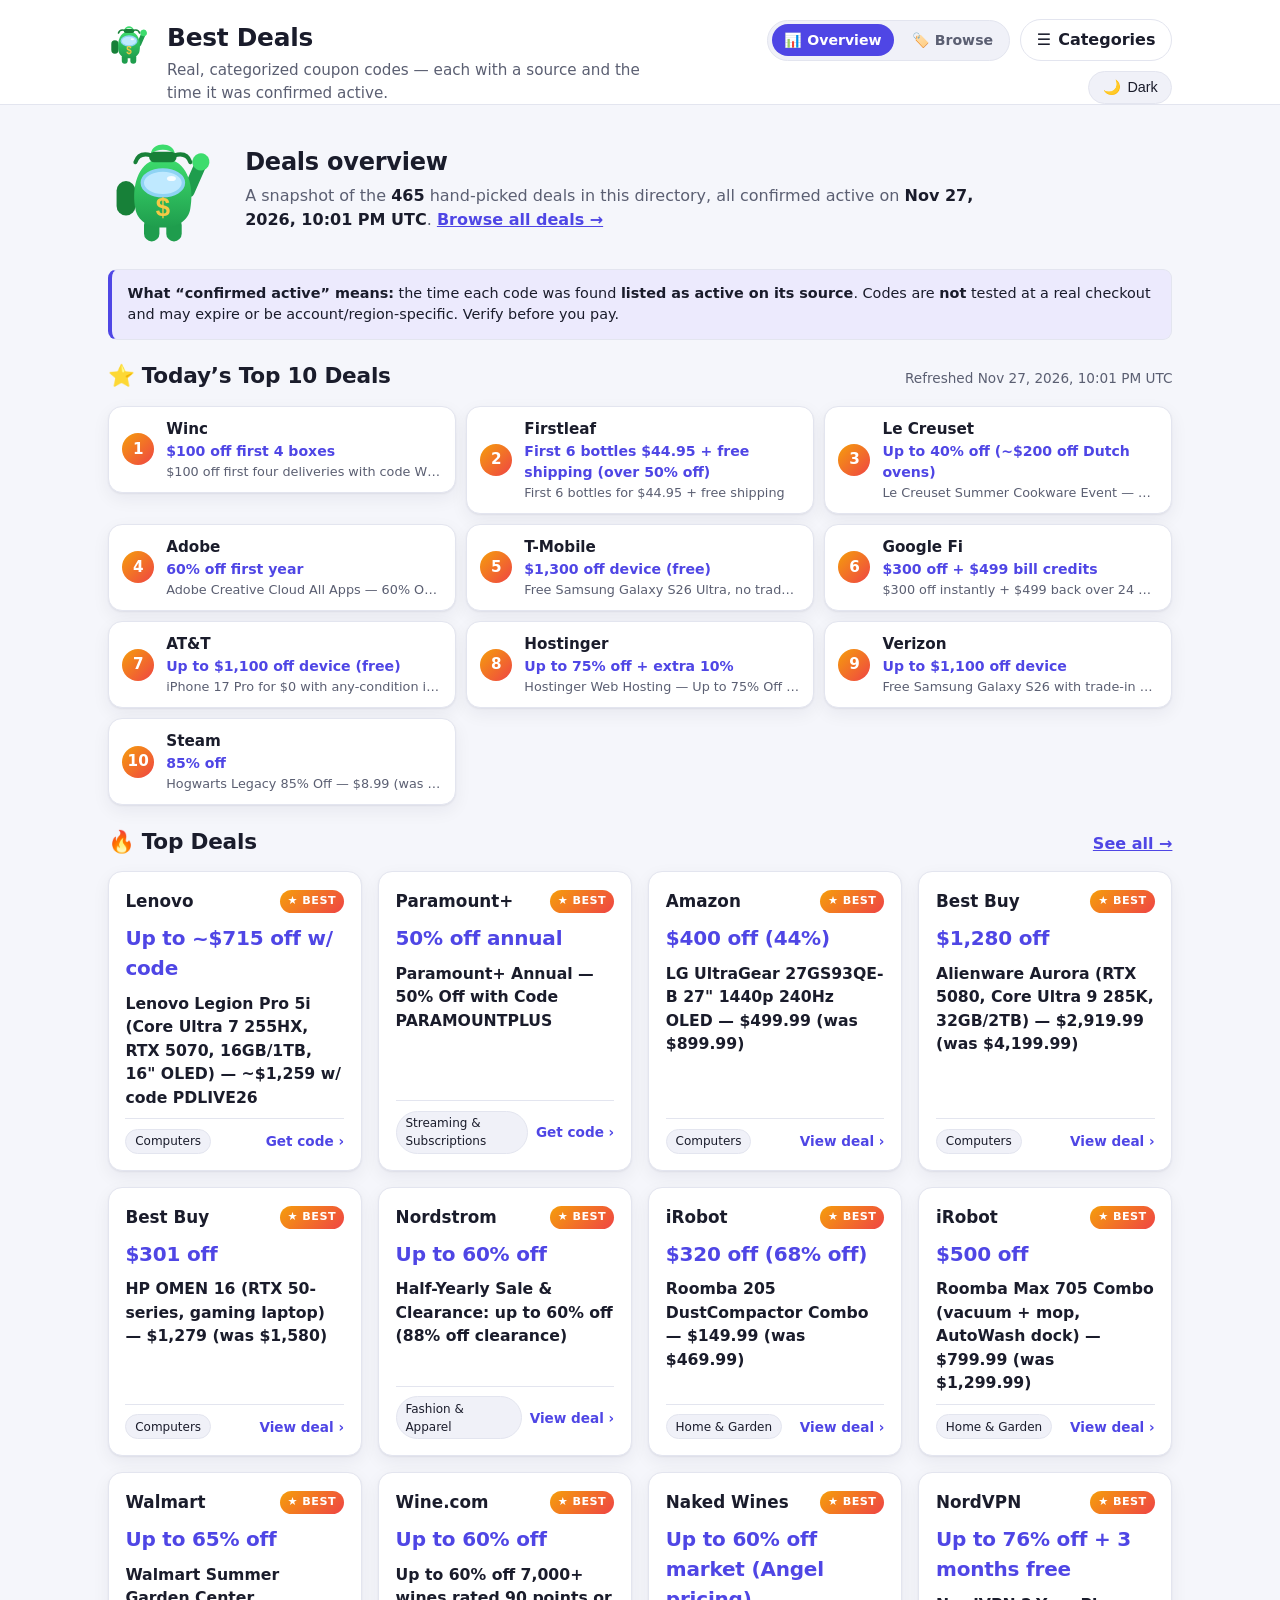
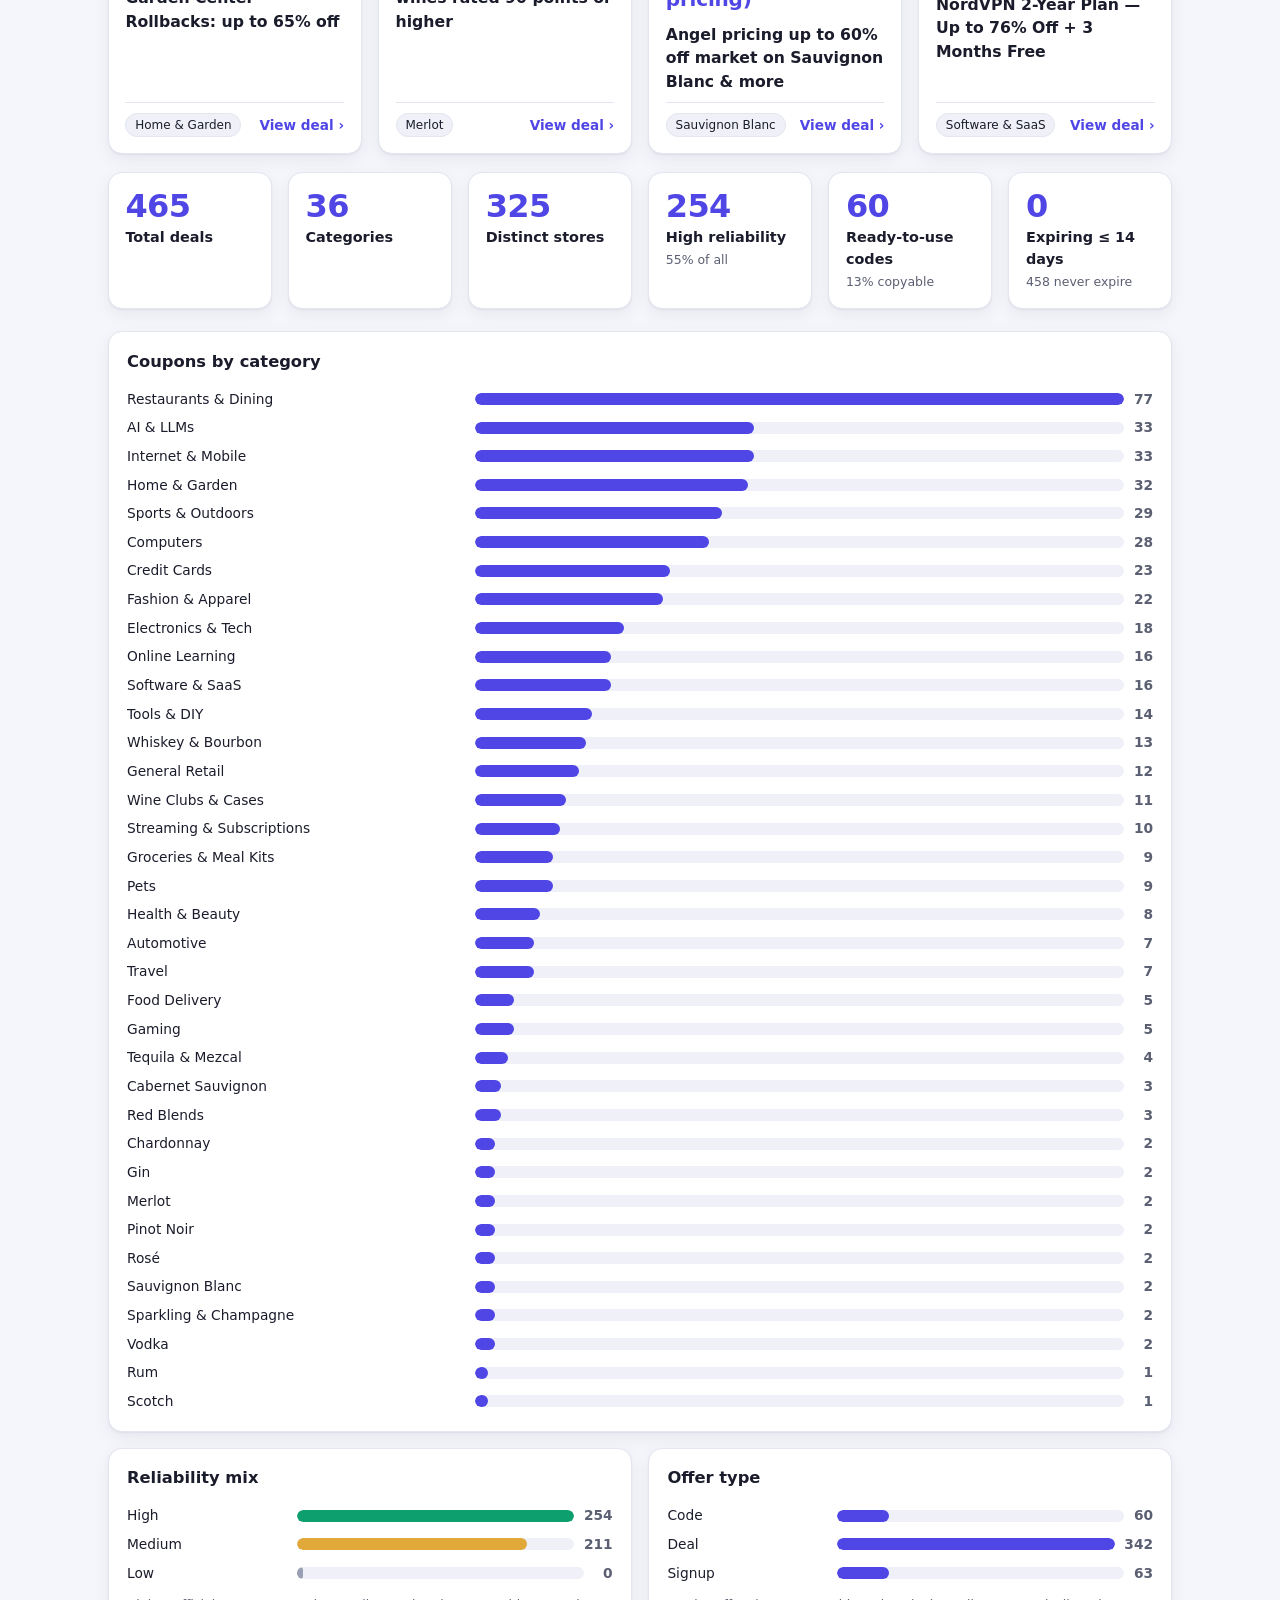
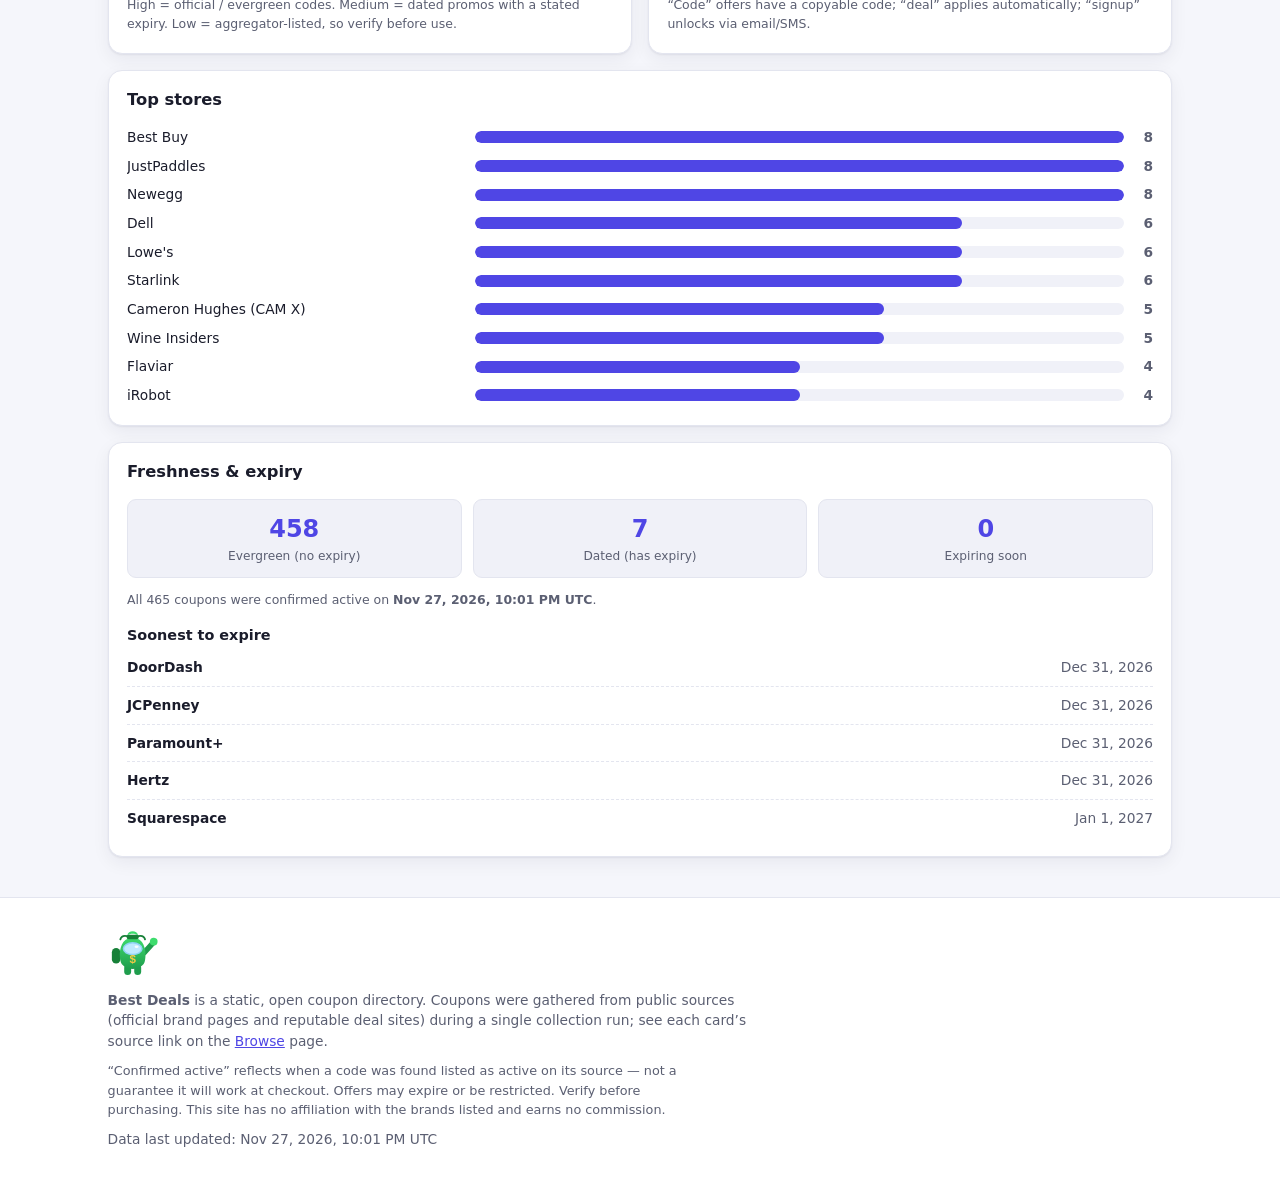
<file: index.html>
<!DOCTYPE html>
<html lang="en" data-theme="light">
<head>
  <meta charset="UTF-8" />
  <meta name="viewport" content="width=device-width, initial-scale=1.0" />
  <title>Best Deals — Coupon Stats &amp; Overview</title>
  <meta name="description" content="An at-a-glance overview of a curated coupon directory: totals by category, reliability mix, offer types, top stores, and freshness — each code confirmed active at a known time." />
  <meta name="color-scheme" content="light dark" />
  <meta name="theme-color" content="#4f46e5" />
  <link rel="icon" type="image/svg+xml" href="./assets/img/moneybag.svg?v=7" />
  <link rel="stylesheet" href="./assets/css/styles.css?v=7" />
  <script>
    (function () {
      try {
        var saved = localStorage.getItem('bd-theme');
        var theme = saved || (window.matchMedia && window.matchMedia('(prefers-color-scheme: dark)').matches ? 'dark' : 'light');
        document.documentElement.setAttribute('data-theme', theme);
      } catch (e) { /* ignore */ }
    })();
  </script>
</head>
<body>
  <a class="skip-link" href="#main">Skip to overview</a>

  <header class="site-header">
    <div class="container header-inner">
      <div class="brand">
        <img class="brand-mark" src="./assets/img/moneybag.svg?v=7" alt="" aria-hidden="true" />
        <div>
          <h1 class="brand-title">Best Deals</h1>
          <p class="brand-tagline">Real, categorized coupon codes — each with a source and the time it was confirmed active.</p>
        </div>
      </div>
      <div class="header-actions">
        <nav class="site-nav" aria-label="Primary">
          <a href="./index.html" class="nav-link nav-active" aria-current="page">📊 Overview</a>
          <a href="./browse.html" class="nav-link">🏷️ Browse</a>
        </nav>
        <button id="open-categories" class="filters-btn" type="button" aria-haspopup="dialog" aria-controls="category-drawer">
          <span aria-hidden="true">☰</span> Categories
        </button>
        <button id="theme-toggle" class="theme-toggle" type="button" aria-label="Toggle dark mode">
          <span class="theme-toggle-icon" aria-hidden="true">🌙</span>
          <span class="theme-toggle-text">Dark</span>
        </button>
      </div>
    </div>
  </header>

  <main id="main" class="container" tabindex="-1">
    <section class="overview-hero">
      <img class="hero-mascot" src="./assets/img/moneybag.svg?v=7" alt="" aria-hidden="true" />
      <div class="overview-hero-text">
        <h2 class="overview-h2">Deals overview</h2>
        <p class="overview-sub">
          A snapshot of the <strong id="hero-total">—</strong> hand-picked deals in this directory, all confirmed active on
          <strong id="hero-updated">—</strong>.
          <a class="hero-cta" href="./browse.html">Browse all deals →</a>
        </p>
      </div>
    </section>

    <div class="disclaimer" role="note">
      <strong>What “confirmed active” means:</strong> the time each code was found <strong>listed as active on its source</strong>.
      Codes are <strong>not</strong> tested at a real checkout and may expire or be account/region-specific. Verify before you pay.
    </div>

    <section id="daily-top10" class="daily-top10" hidden aria-label="Today's top 10 deals">
      <div class="top-deals-head">
        <h2 class="top-deals-title">⭐ Today’s Top 10 Deals</h2>
        <span class="daily-date" id="daily-date"></span>
      </div>
      <ol id="daily-top10-list" class="daily-top10-list"></ol>
    </section>

    <section id="top-deals" class="top-deals" hidden aria-label="Top deals">
      <div class="top-deals-head">
        <h2 class="top-deals-title">🔥 Top Deals</h2>
        <a class="hero-cta" href="./browse.html?featured=1">See all →</a>
      </div>
      <div id="top-deals-grid" class="top-deals-grid"></div>
    </section>

    <div id="loading" class="state-message"><img class="state-mascot" src="./assets/img/moneybag.svg?v=7" alt="" aria-hidden="true" /><div>Loading stats…</div></div>
    <div id="error" class="state-message state-error" hidden>
      <img class="state-mascot" src="./assets/img/moneybag.svg?v=7" alt="" aria-hidden="true" />
      <div>Sorry — we couldn’t load the data. Please refresh the page.</div>
    </div>

    <div id="stats-content" hidden>
      <section id="kpis" class="kpi-grid" aria-label="Key metrics"></section>

      <div class="panel-grid">
        <section class="panel panel-wide">
          <h3 class="panel-title">Coupons by category</h3>
          <div class="bars" id="chart-category"></div>
        </section>

        <section class="panel">
          <h3 class="panel-title">Reliability mix</h3>
          <div class="bars" id="chart-reliability"></div>
          <p class="panel-note" id="note-reliability"></p>
        </section>

        <section class="panel">
          <h3 class="panel-title">Offer type</h3>
          <div class="bars" id="chart-type"></div>
          <p class="panel-note">
            “Code” offers have a copyable code; “deal” applies automatically; “signup” unlocks via email/SMS.
          </p>
        </section>

        <section class="panel panel-wide">
          <h3 class="panel-title">Top stores</h3>
          <div class="bars" id="chart-stores"></div>
        </section>

        <section class="panel panel-wide">
          <h3 class="panel-title">Freshness &amp; expiry</h3>
          <div id="chart-expiry"></div>
        </section>
      </div>
    </div>
  </main>

  <footer class="site-footer">
    <div class="container">
      <img class="footer-mascot" src="./assets/img/moneybag.svg?v=7" alt="" aria-hidden="true" />
      <p>
        <strong>Best Deals</strong> is a static, open coupon directory. Coupons were gathered from public sources
        (official brand pages and reputable deal sites) during a single collection run; see each card’s source link on the
        <a href="./browse.html">Browse</a> page.
      </p>
      <p class="footer-disclaimer">
        “Confirmed active” reflects when a code was found listed as active on its source — not a guarantee it will work at
        checkout. Offers may expire or be restricted. Verify before purchasing. This site has no affiliation with the
        brands listed and earns no commission.
      </p>
      <p class="footer-updated">Data last updated: <span id="footer-updated">—</span></p>
    </div>
  </footer>

  <div class="drawer-backdrop" aria-hidden="true"></div>
  <aside id="category-drawer" class="drawer drawer-right" role="dialog" aria-modal="true" aria-label="Jump to category" aria-hidden="true">
    <div class="drawer-head">
      <h2 class="drawer-title">Jump to category</h2>
      <button class="drawer-close" type="button" data-drawer-close aria-label="Close categories">✕</button>
    </div>
    <div class="drawer-body">
      <ul id="category-list" class="cat-jump-list"></ul>
    </div>
  </aside>

  <script src="./assets/js/theme.js?v=6" defer></script>
  <script src="./assets/js/drawer.js?v=6" defer></script>
  <script src="./assets/js/stats.js?v=6" defer></script>
</body>
</html>
</file>
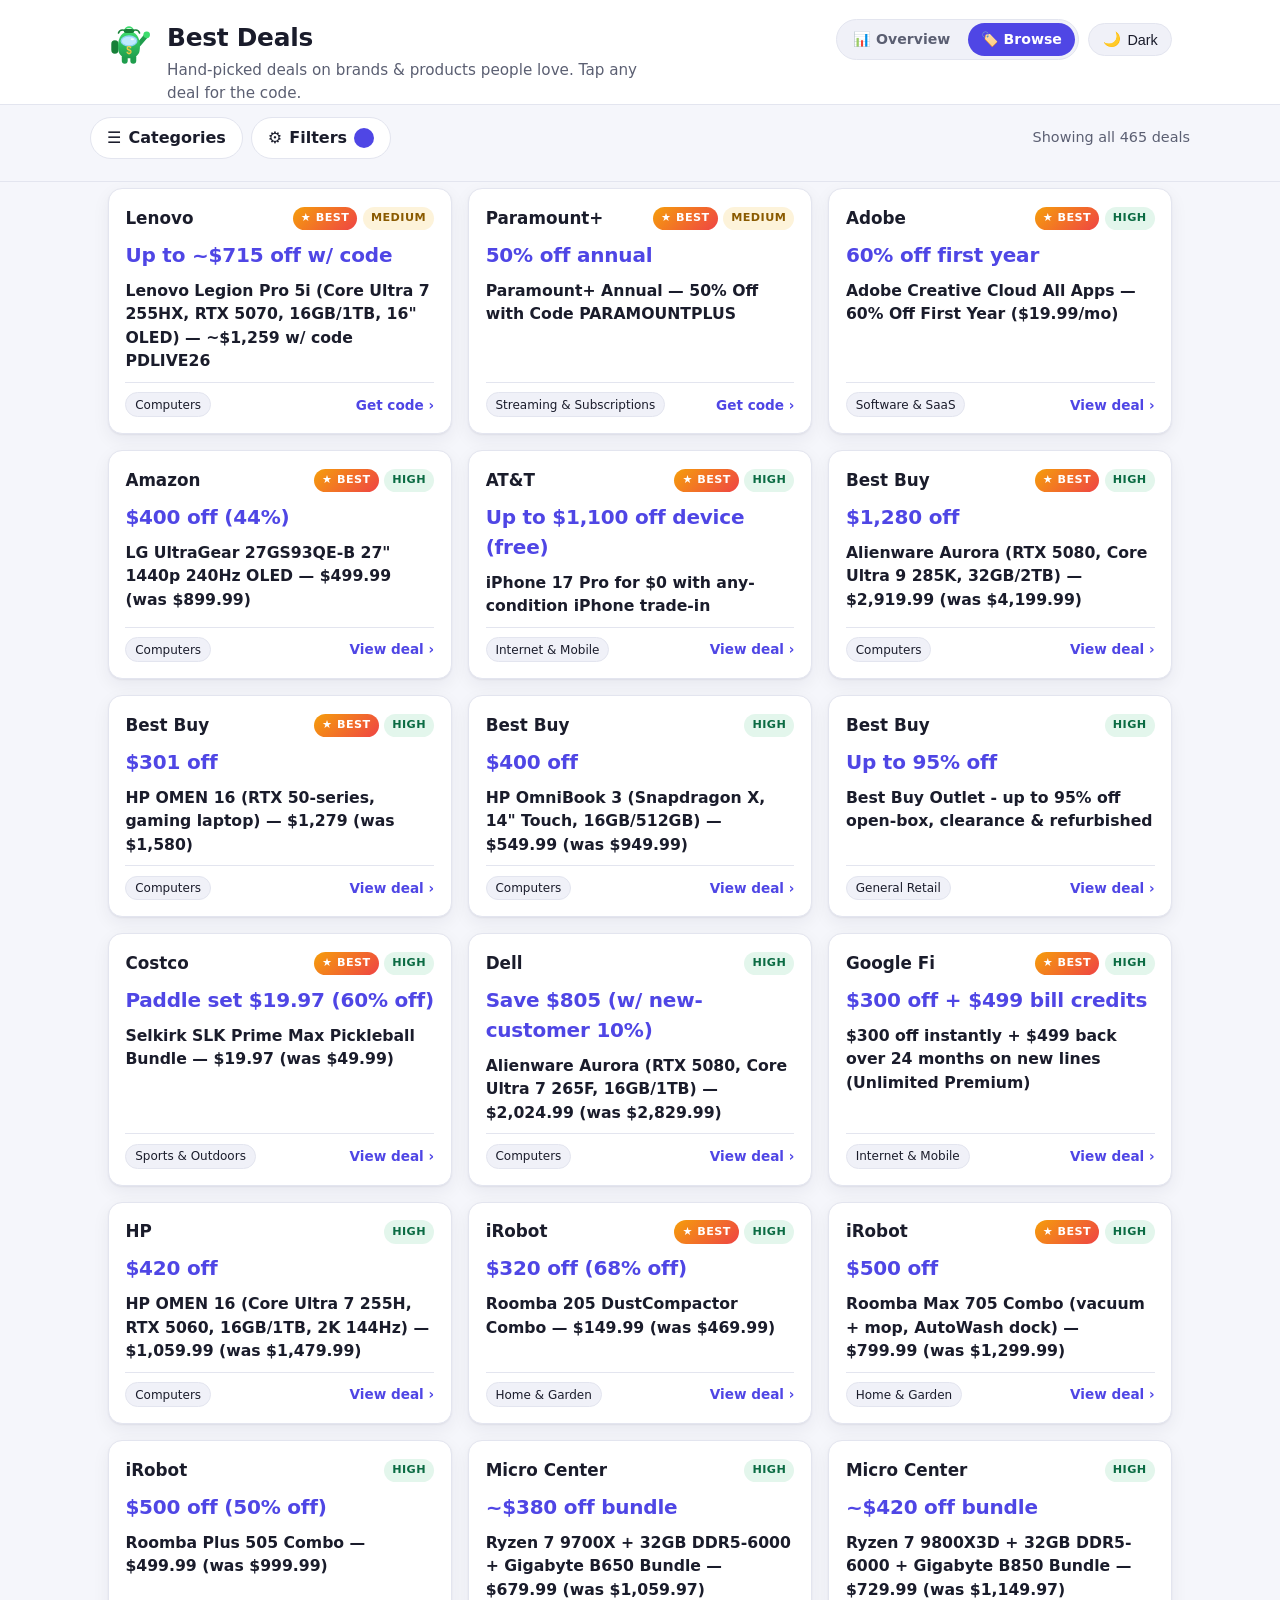
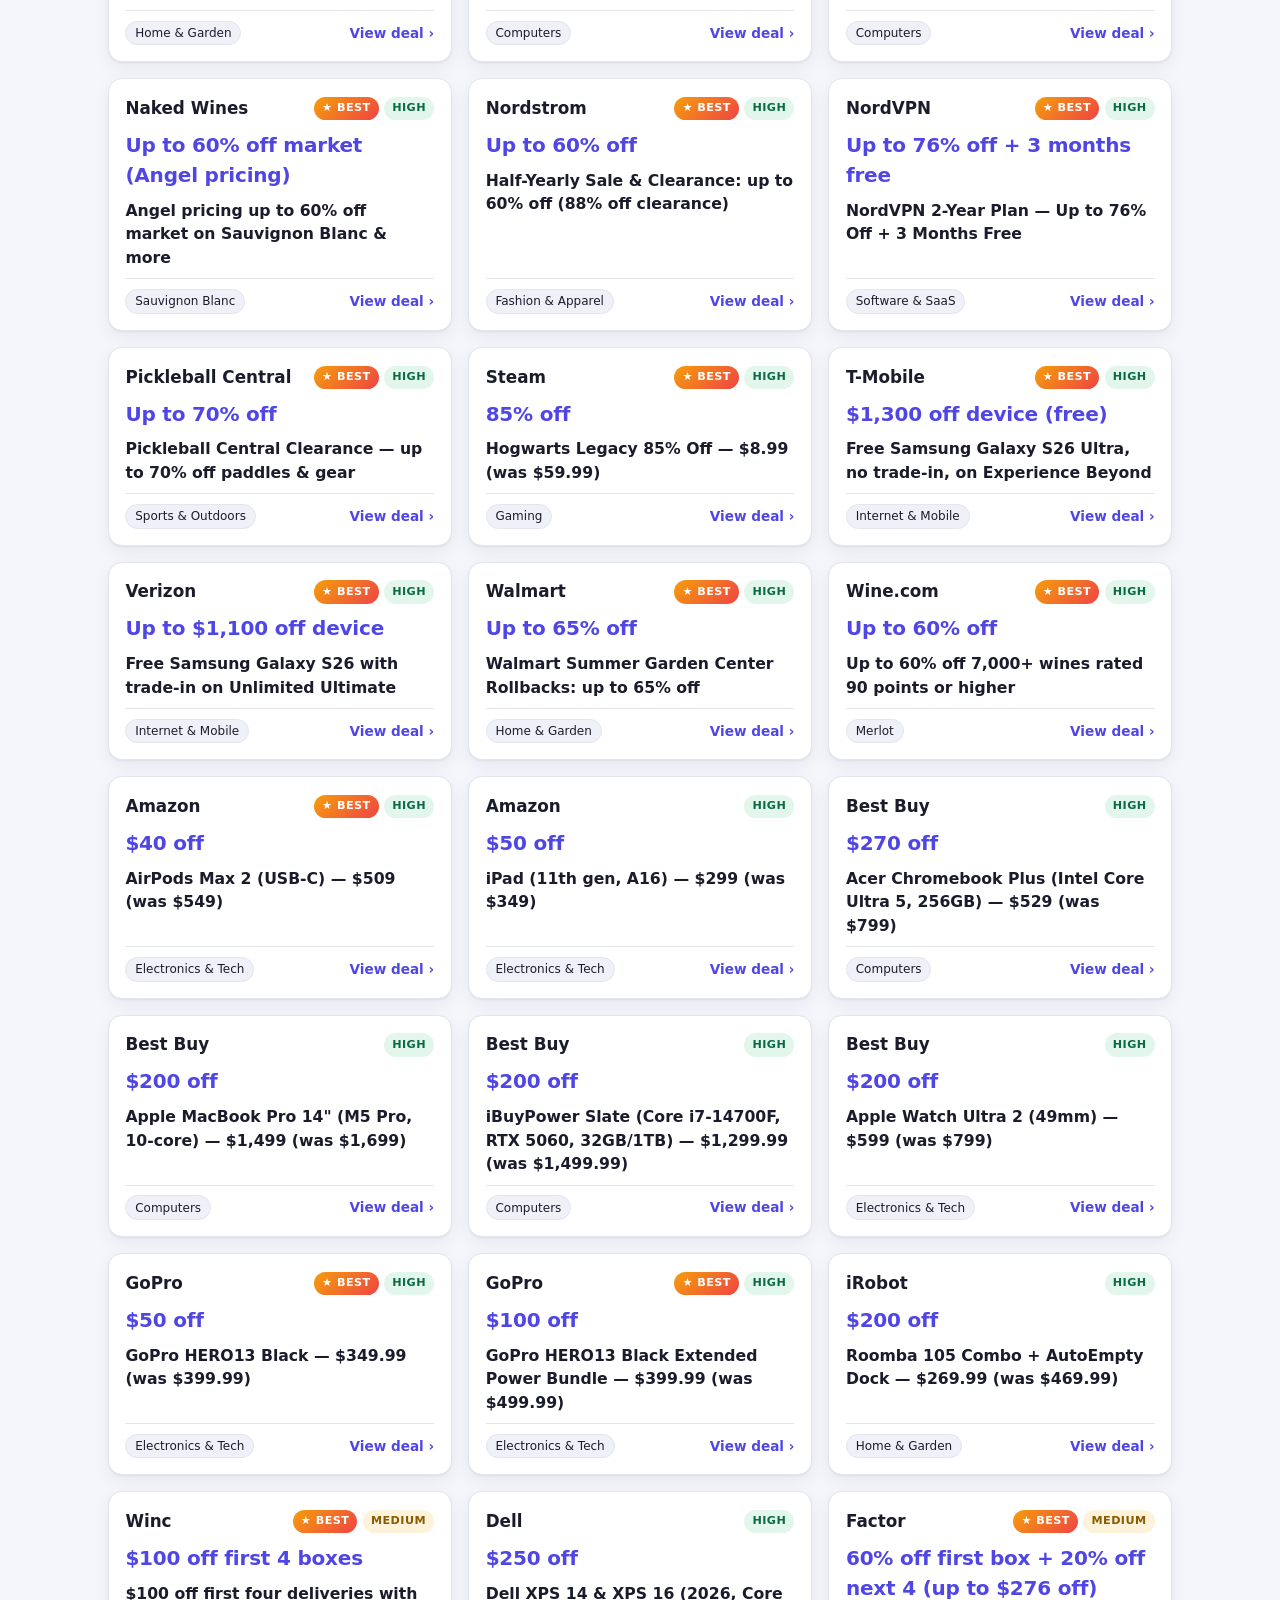
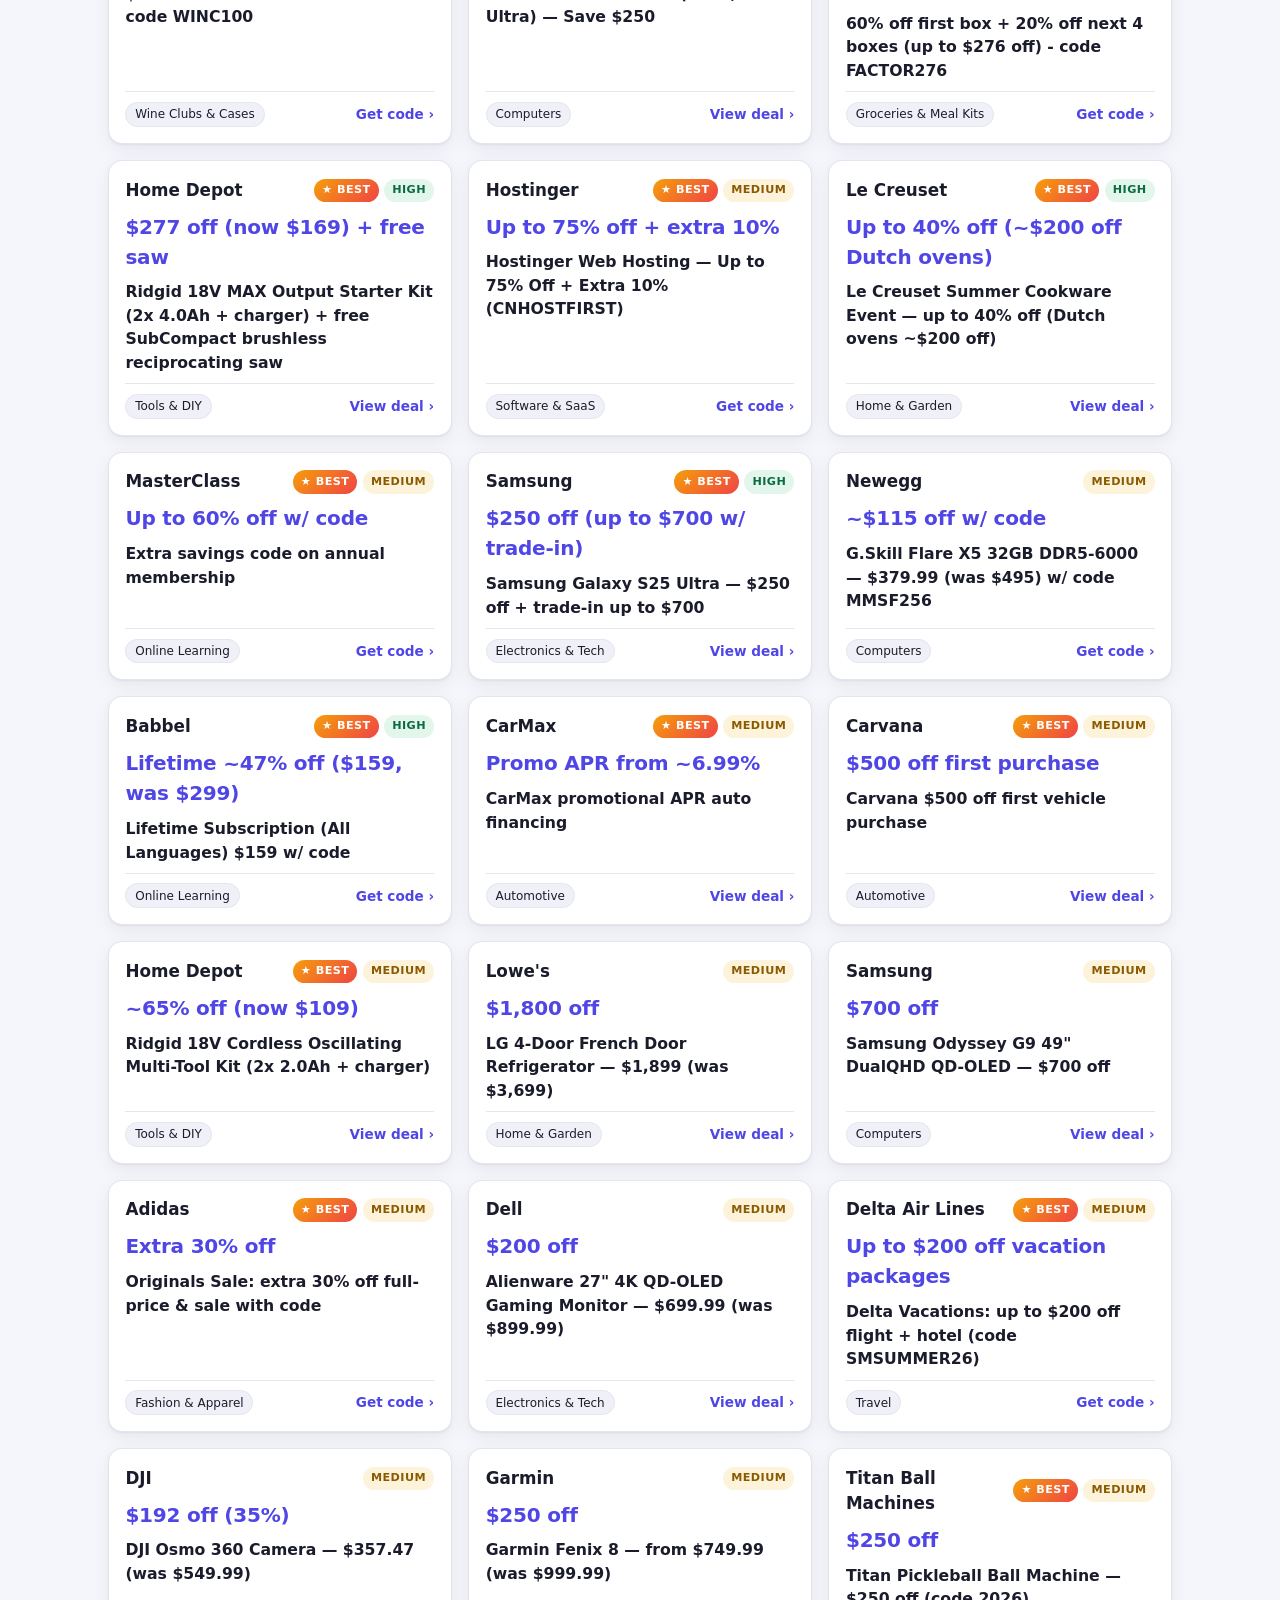
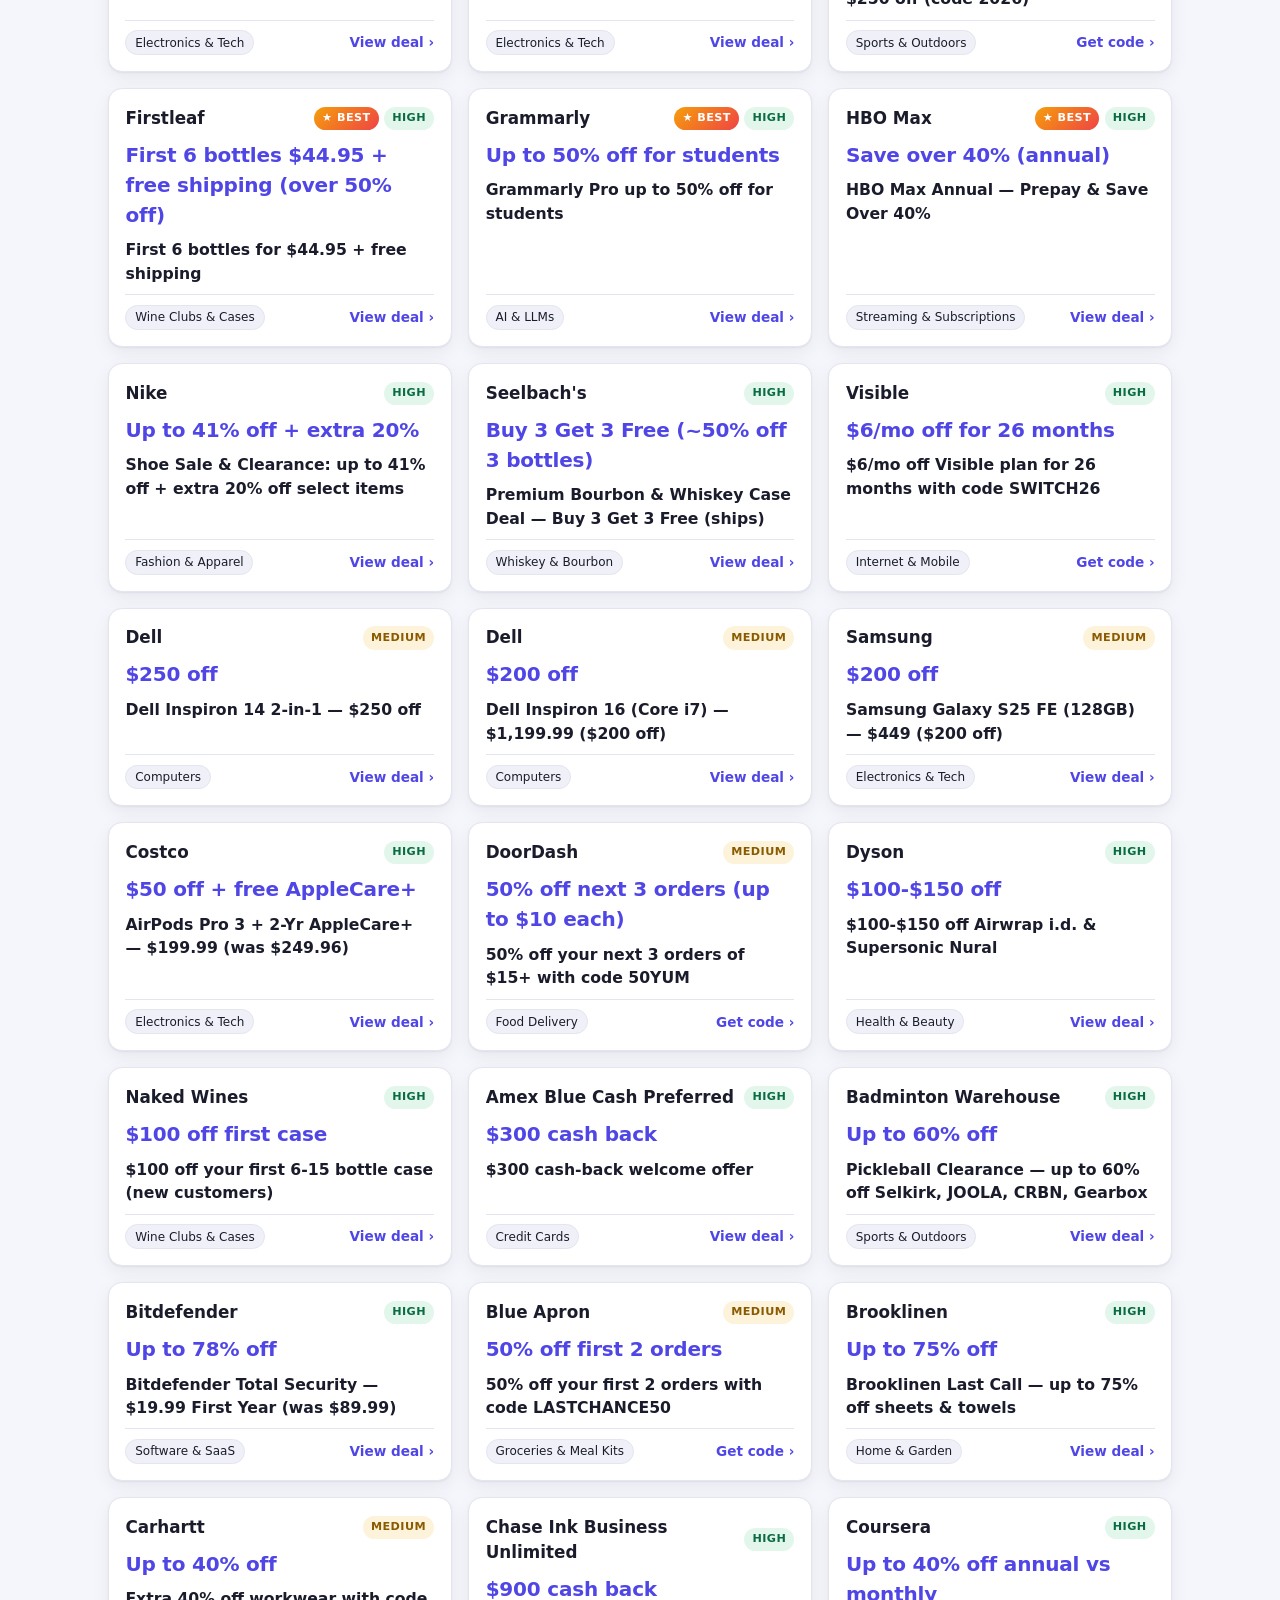
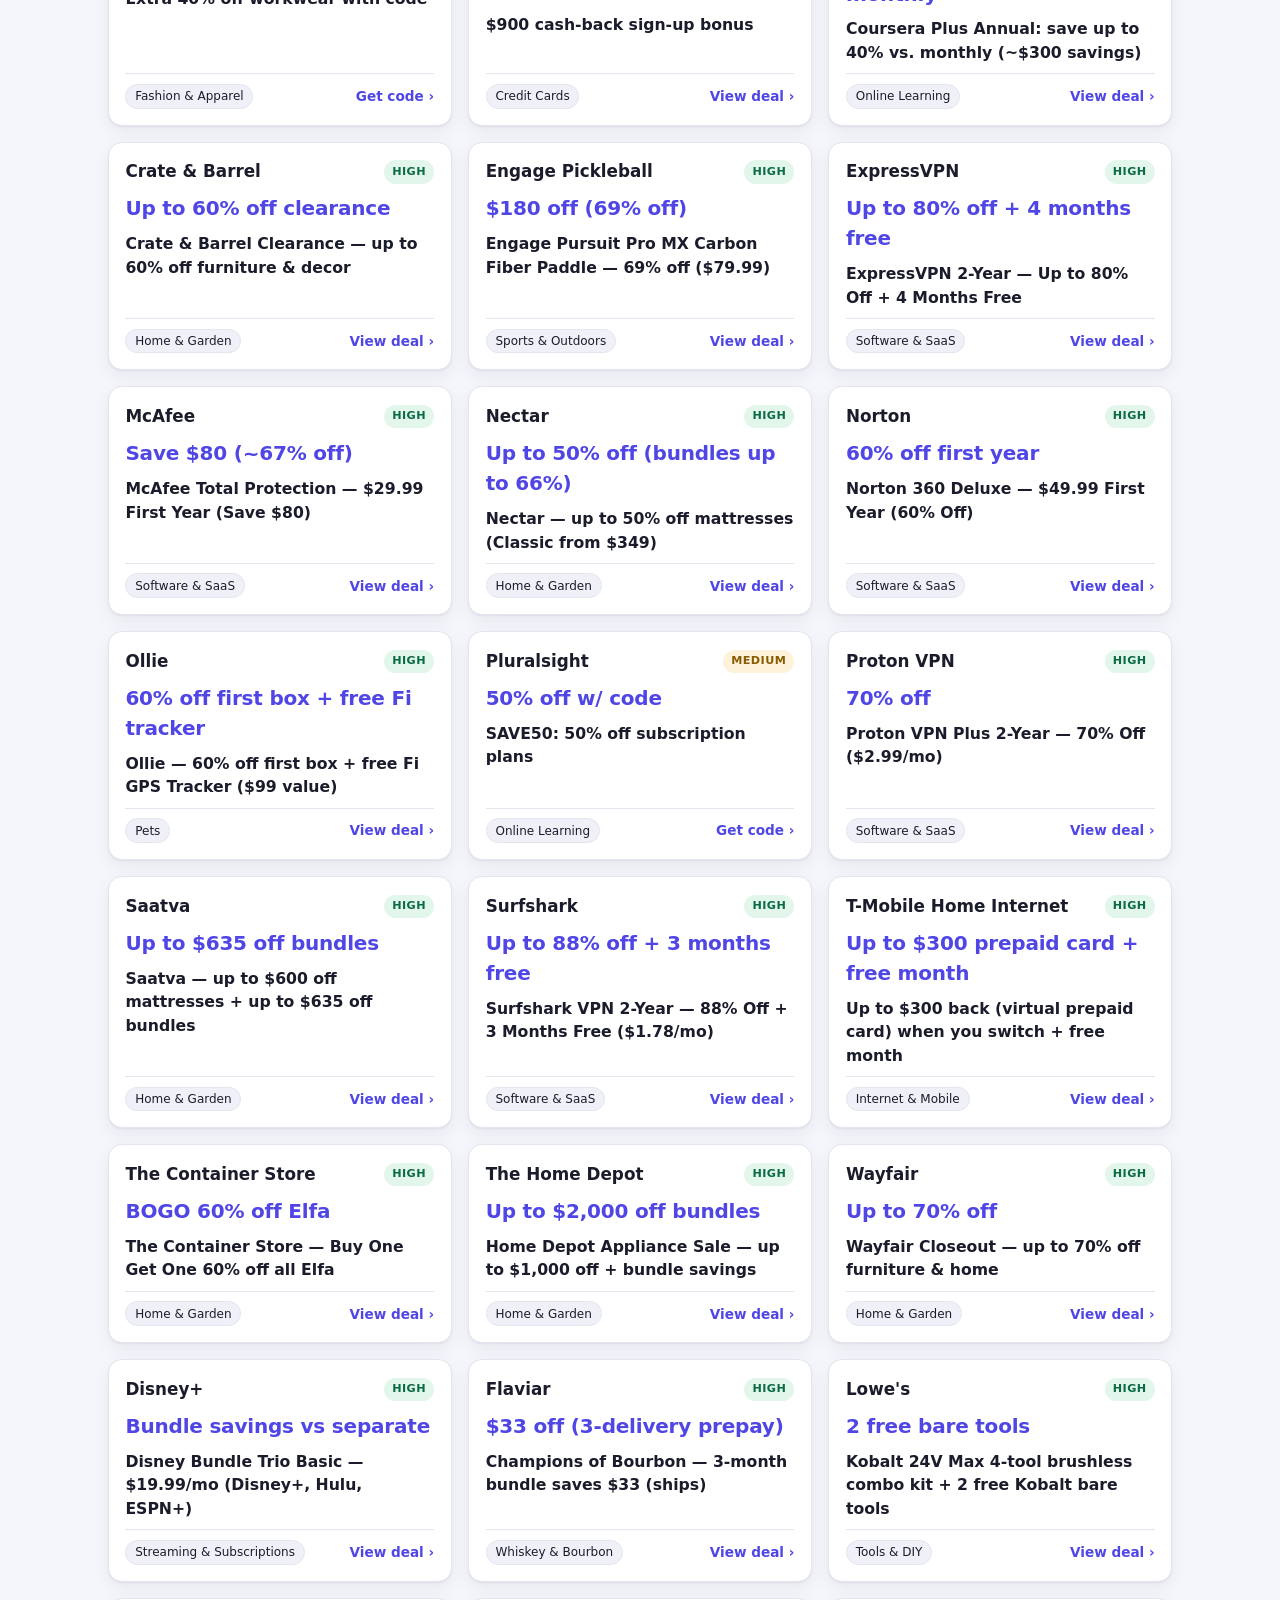
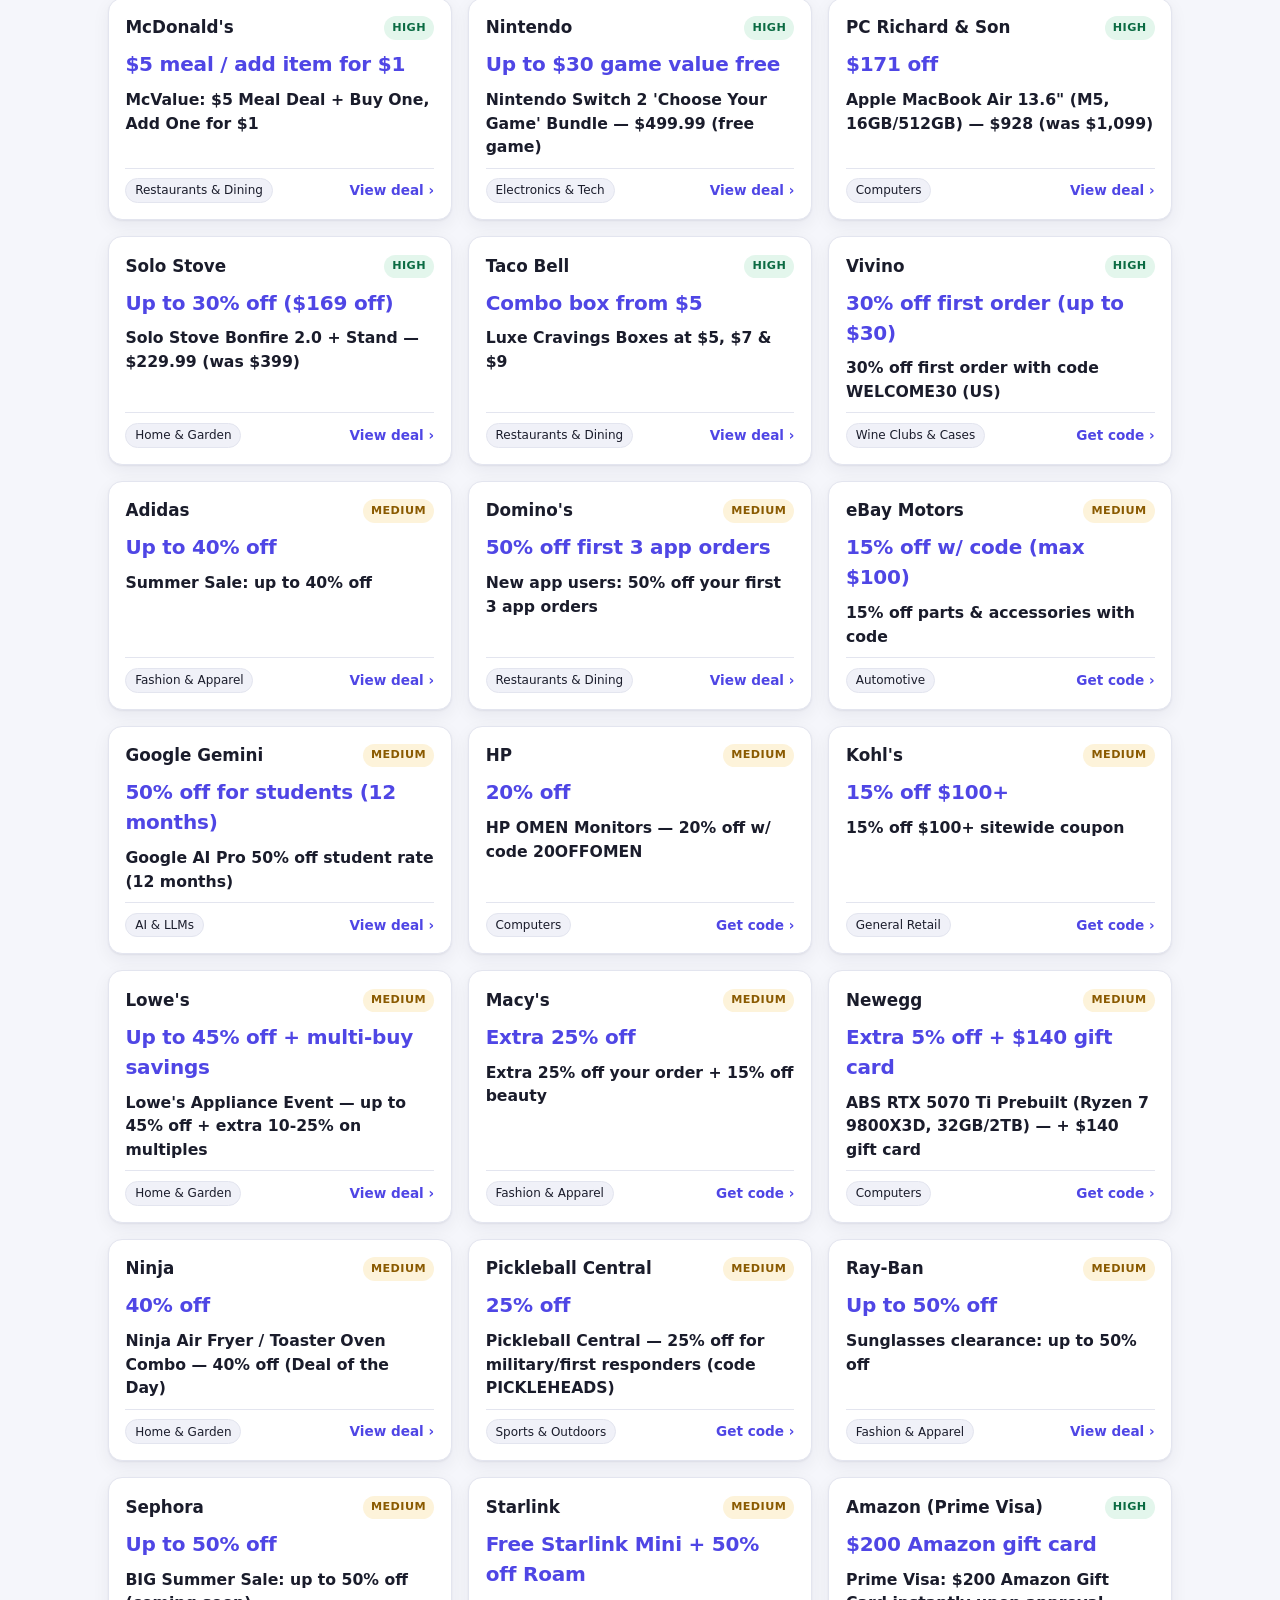
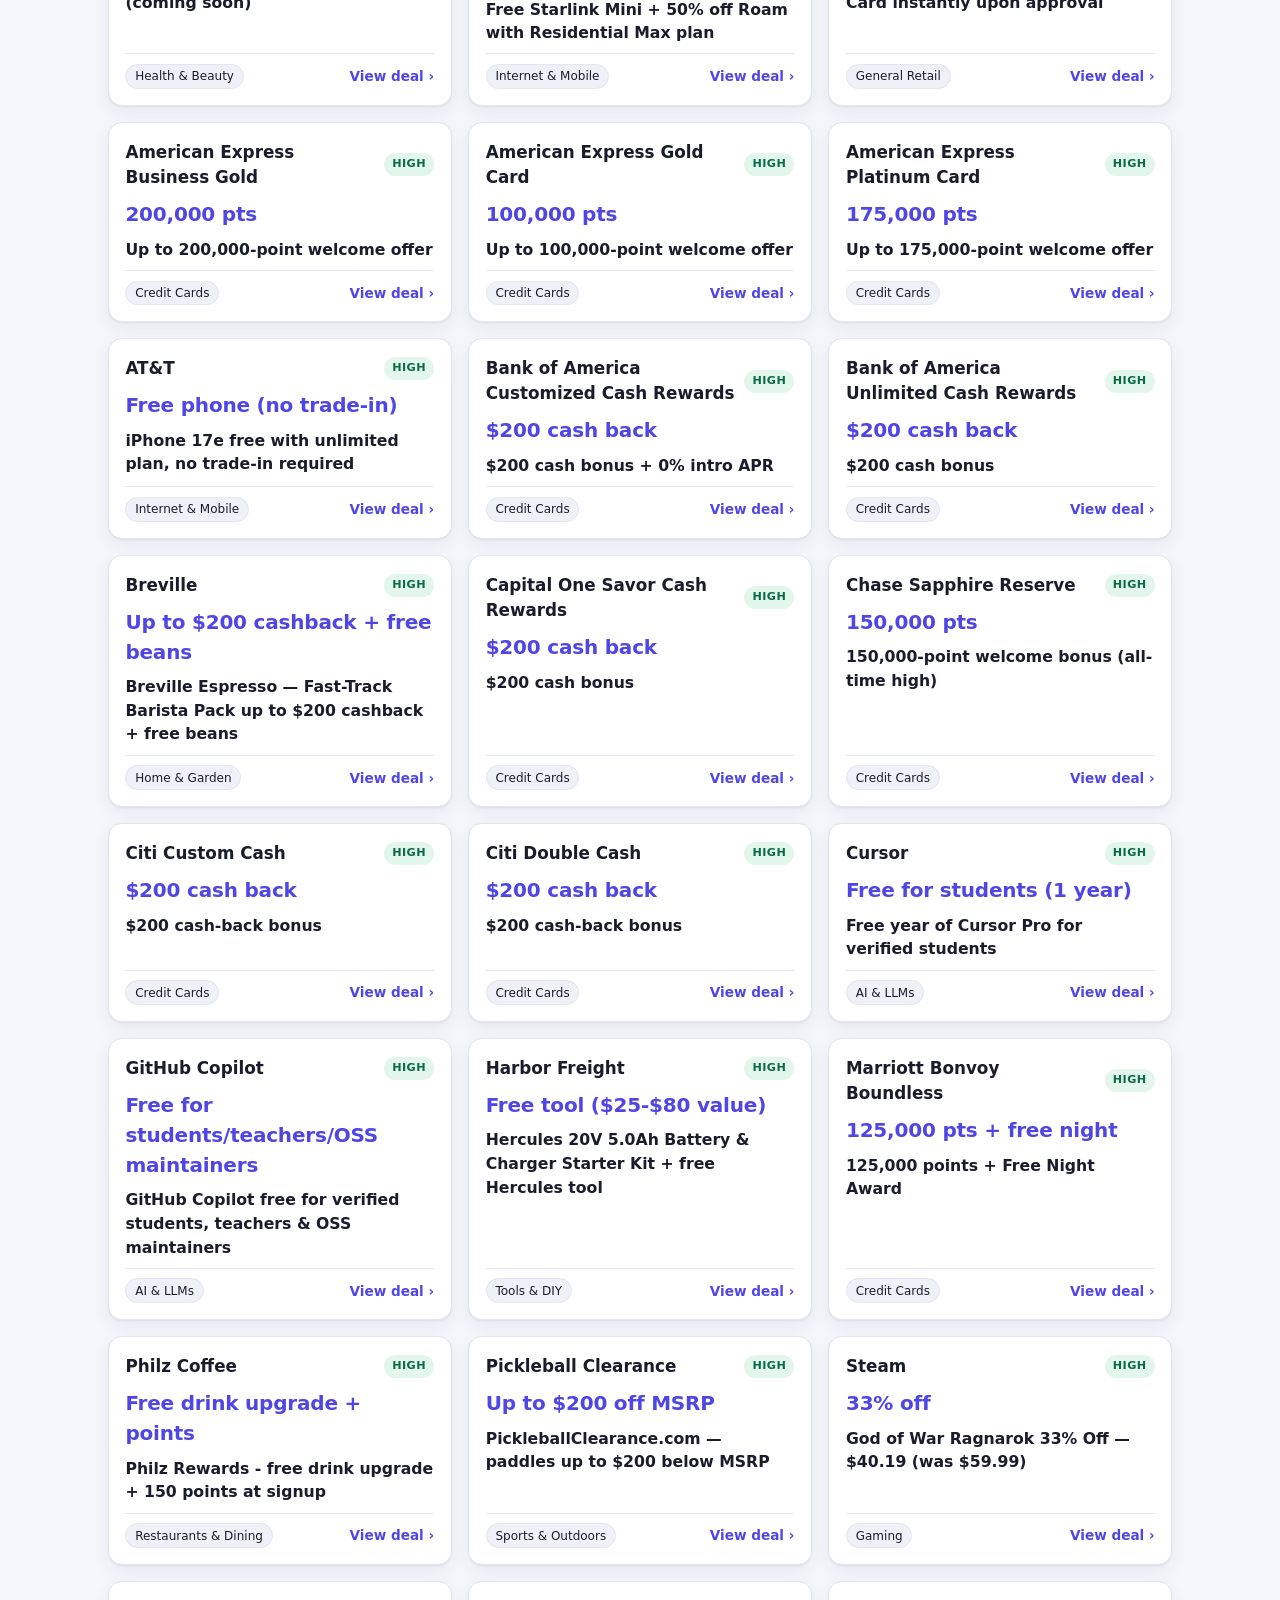
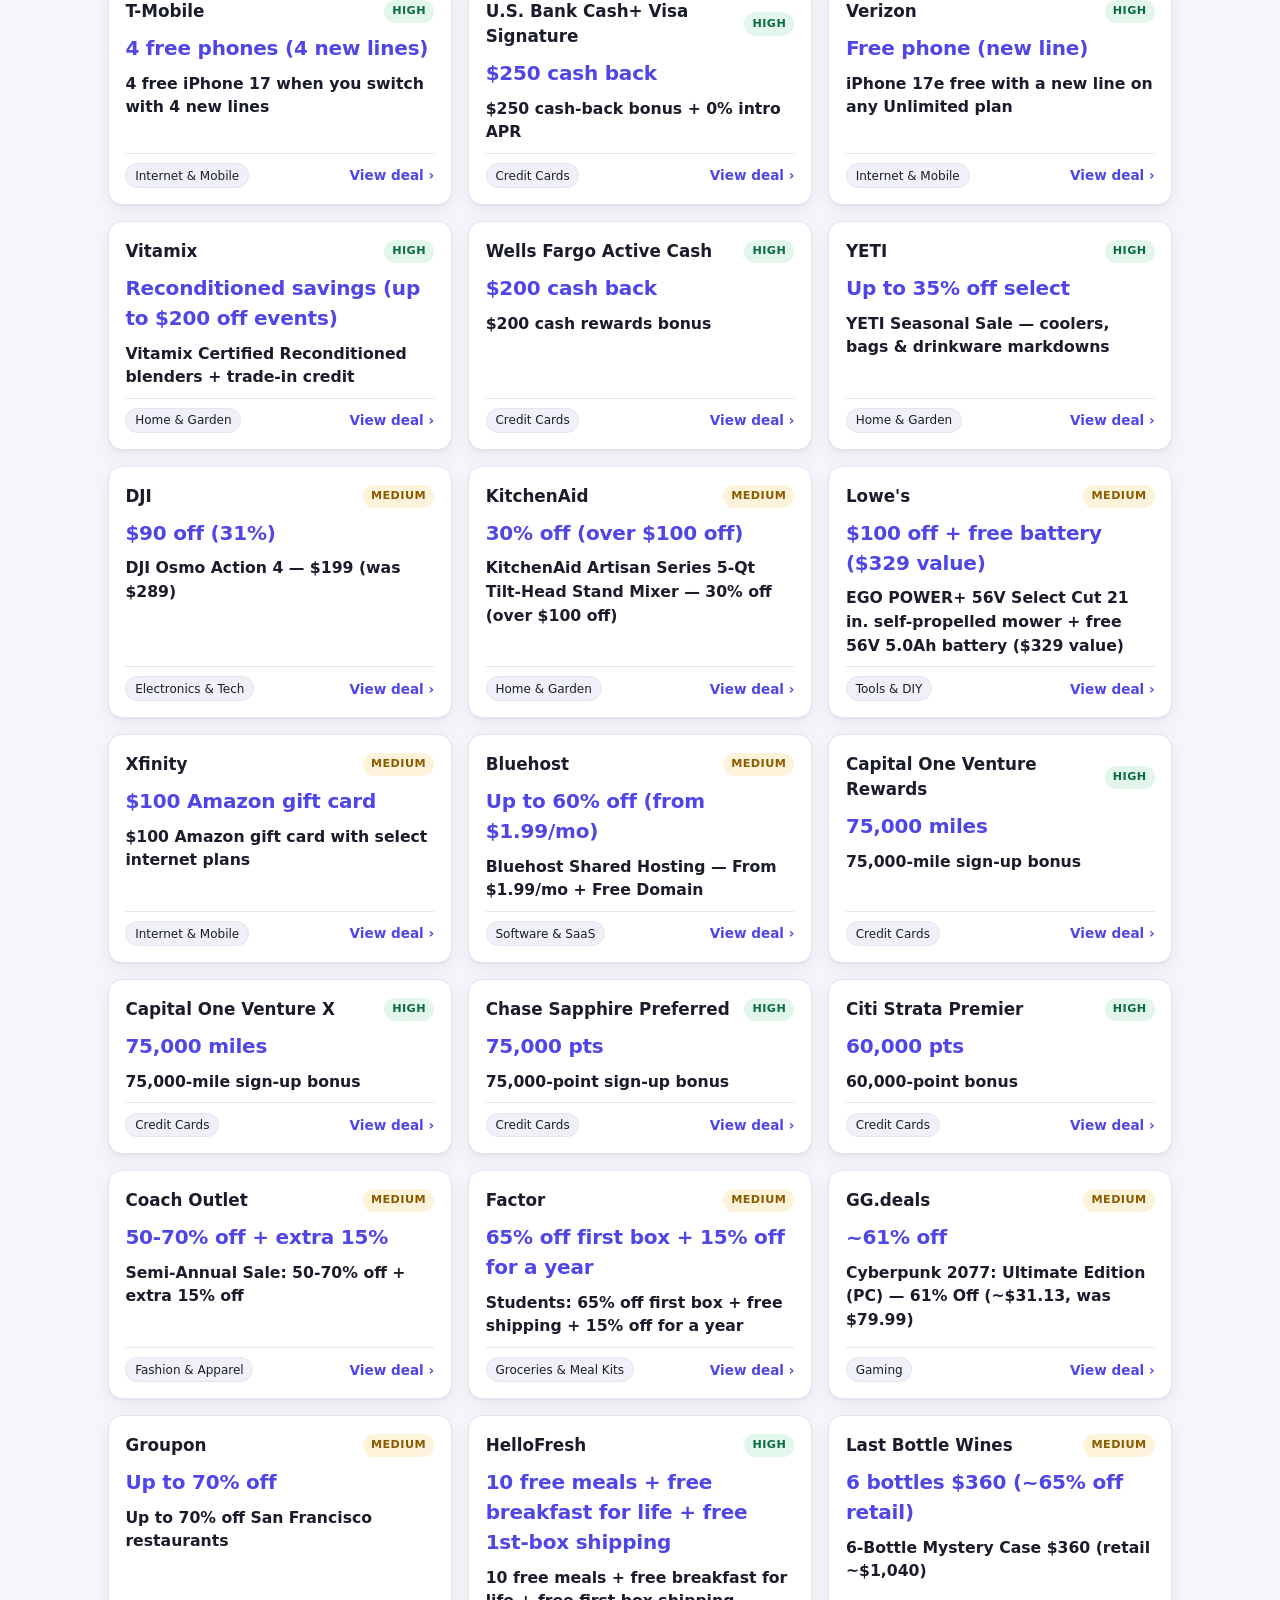
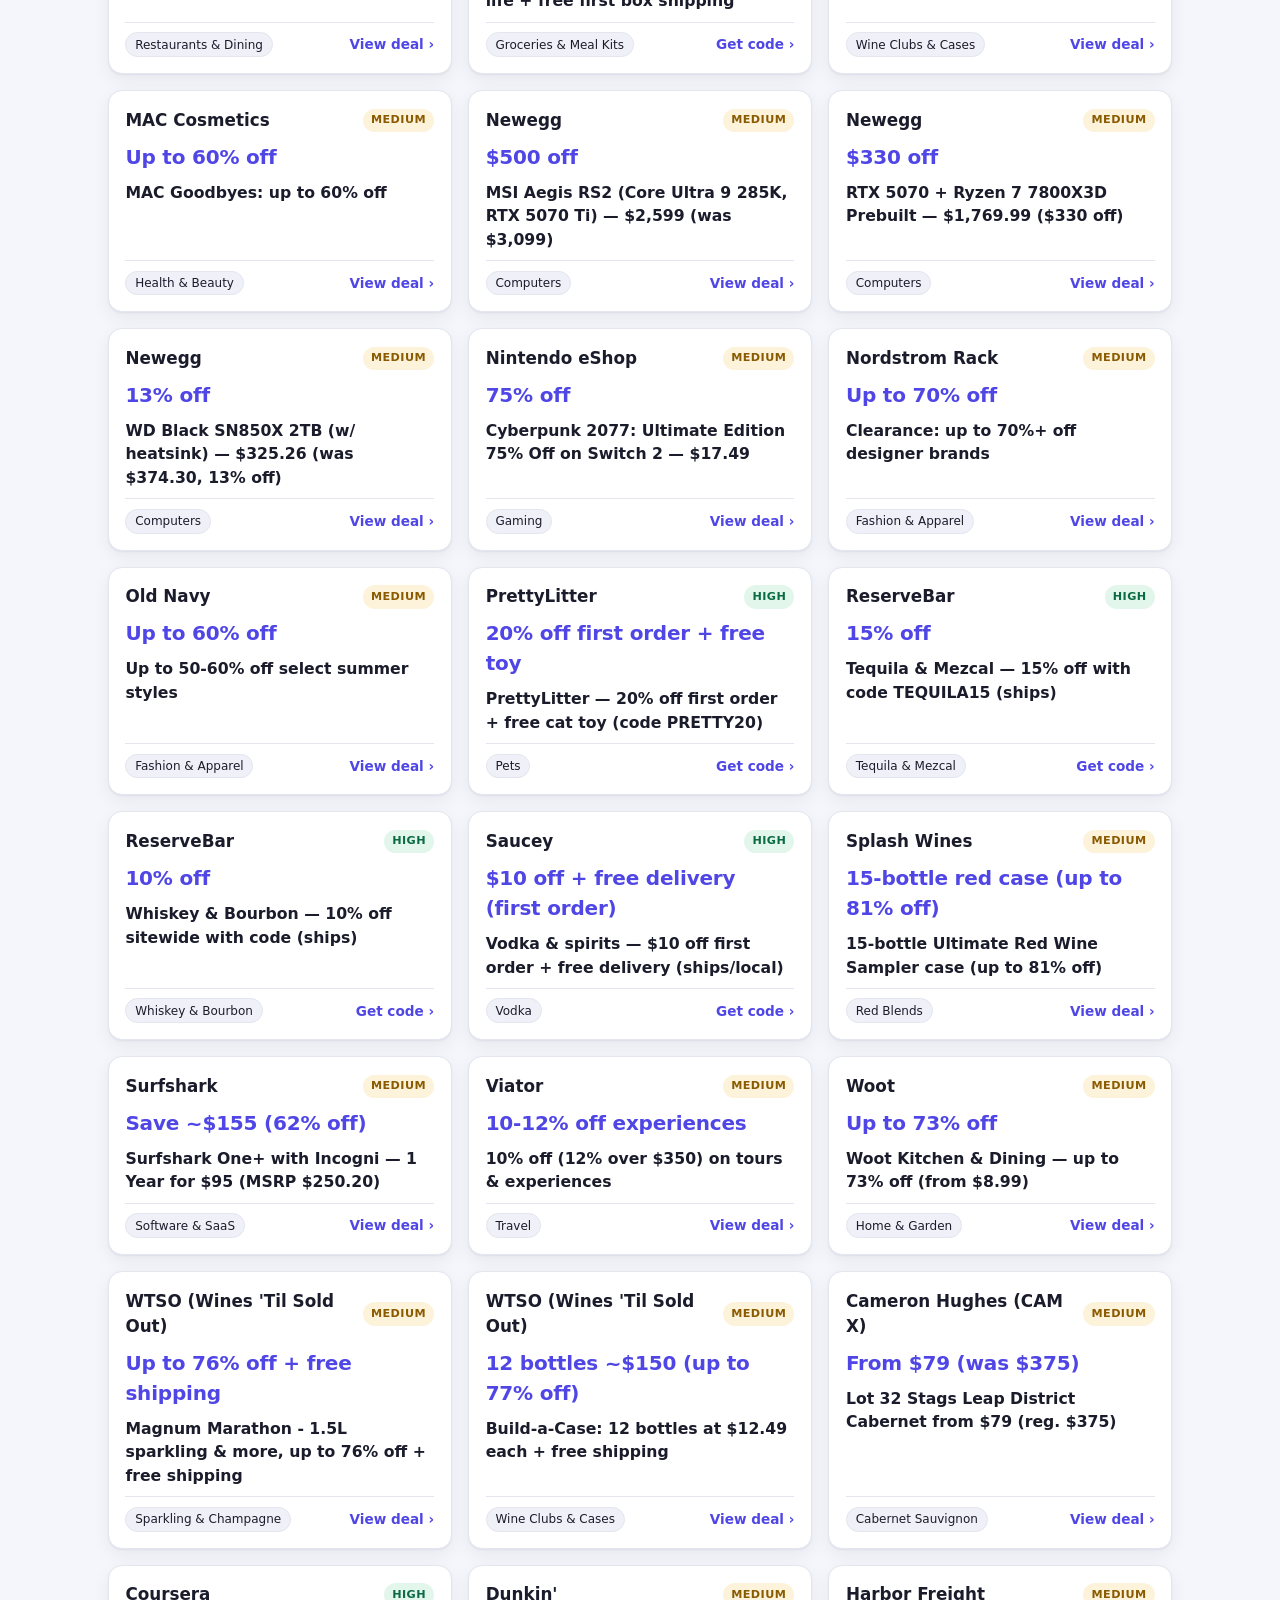
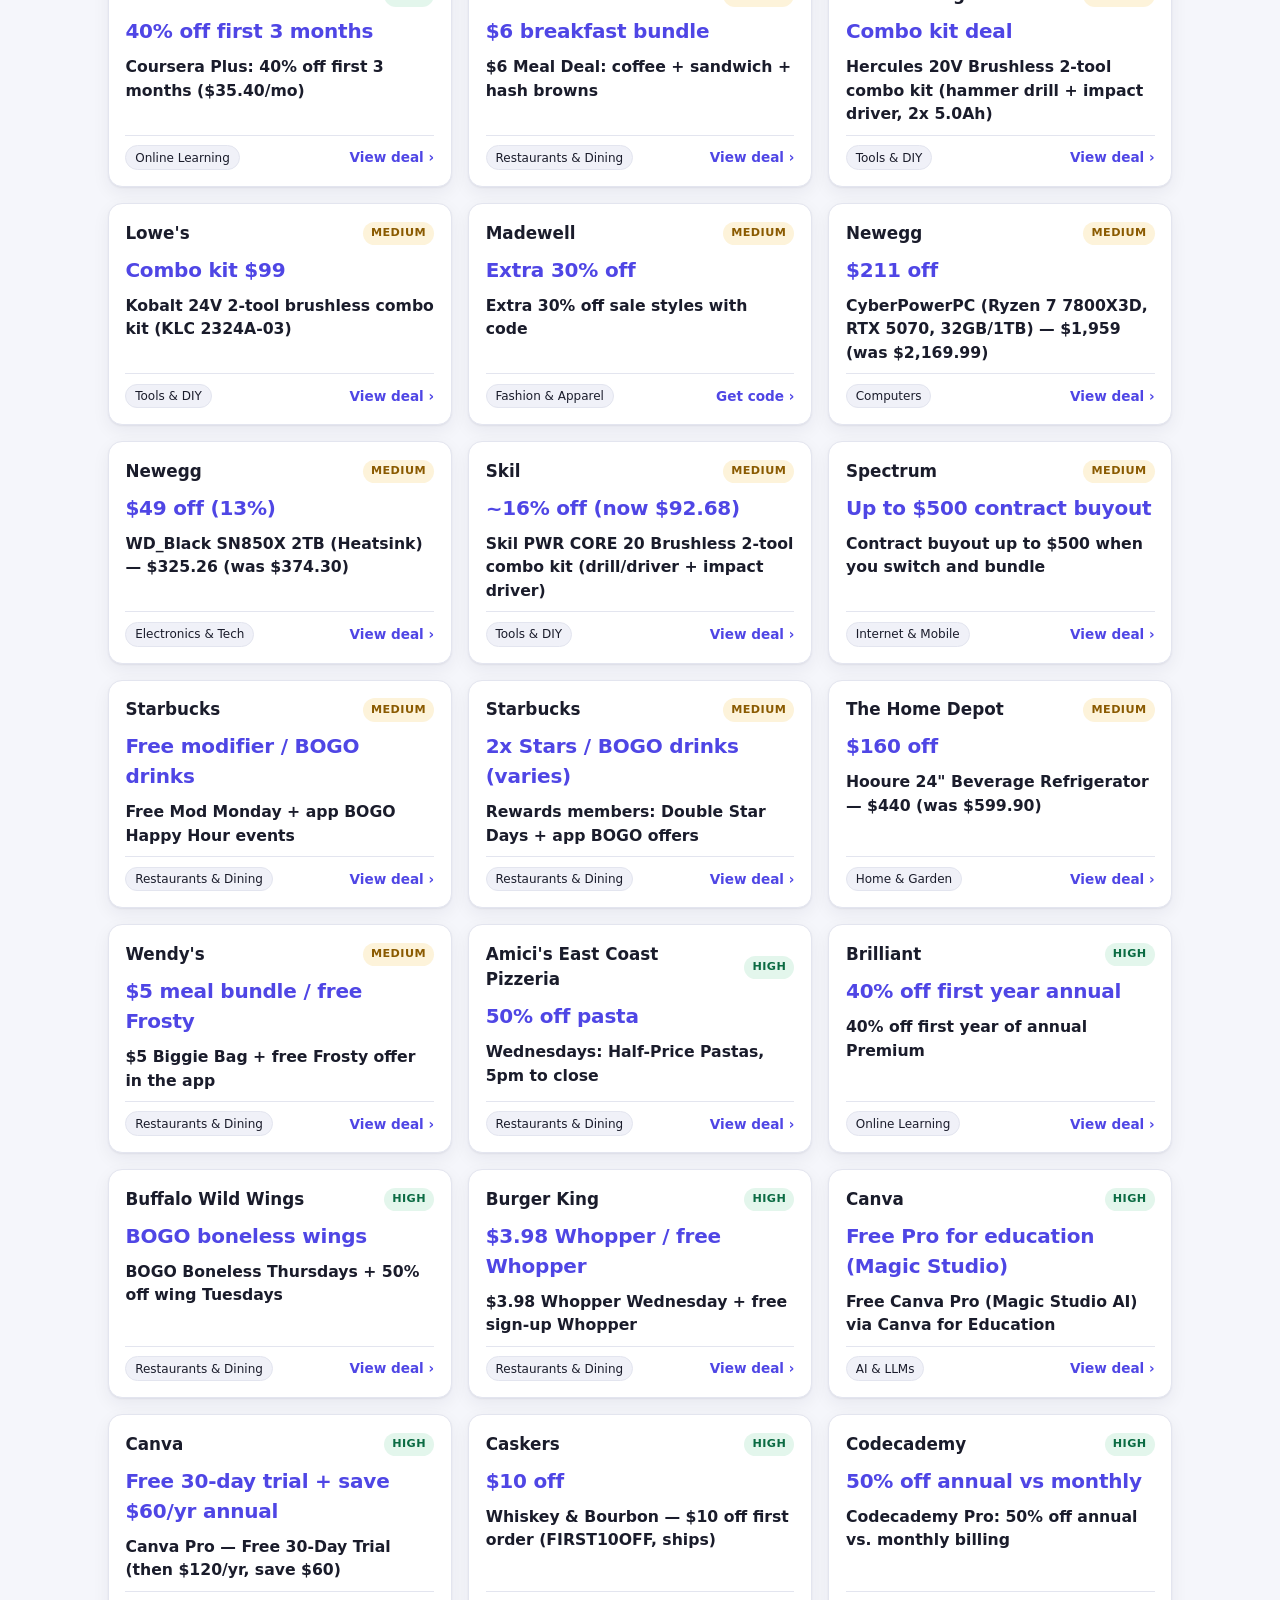
<file: browse.html>
<!DOCTYPE html>
<html lang="en" data-theme="light">
<head>
  <meta charset="UTF-8" />
  <meta name="viewport" content="width=device-width, initial-scale=1.0" />
  <title>Browse Deals — Best Deals</title>
  <meta name="description" content="Browse hand-picked deals on popular brands and products. Tap any deal for the code, terms, and a link to the offer." />
  <meta name="color-scheme" content="light dark" />
  <meta name="theme-color" content="#4f46e5" />
  <link rel="icon" type="image/svg+xml" href="./assets/img/moneybag.svg?v=7" />
  <link rel="stylesheet" href="./assets/css/styles.css?v=7" />
  <script>
    (function () {
      try {
        var saved = localStorage.getItem('bd-theme');
        var theme = saved || (window.matchMedia && window.matchMedia('(prefers-color-scheme: dark)').matches ? 'dark' : 'light');
        document.documentElement.setAttribute('data-theme', theme);
      } catch (e) { /* ignore */ }
    })();
  </script>
</head>
<body>
  <a class="skip-link" href="#main">Skip to deals</a>

  <header class="site-header">
    <div class="container header-inner">
      <div class="brand">
        <img class="brand-mark" src="./assets/img/moneybag.svg?v=7" alt="" aria-hidden="true" />
        <div>
          <h1 class="brand-title">Best Deals</h1>
          <p class="brand-tagline">Hand-picked deals on brands &amp; products people love. Tap any deal for the code.</p>
        </div>
      </div>
      <div class="header-actions">
        <nav class="site-nav" aria-label="Primary">
          <a href="./index.html" class="nav-link">📊 Overview</a>
          <a href="./browse.html" class="nav-link nav-active" aria-current="page">🏷️ Browse</a>
        </nav>
        <button id="theme-toggle" class="theme-toggle" type="button" aria-label="Toggle dark mode">
          <span class="theme-toggle-icon" aria-hidden="true">🌙</span>
          <span class="theme-toggle-text">Dark</span>
        </button>
      </div>
    </div>
  </header>

  <div class="toolbar">
    <div class="container toolbar-inner">
      <div class="toolbar-buttons">
        <button id="open-categories" class="filters-btn" type="button" aria-haspopup="dialog" aria-controls="category-drawer">
          <span aria-hidden="true">☰</span> Categories
        </button>
        <button id="open-filters" class="filters-btn" type="button" aria-haspopup="dialog" aria-controls="filters-drawer">
          <span aria-hidden="true">⚙️</span> Filters
          <span id="filter-badge" class="filter-badge" hidden></span>
        </button>
      </div>
      <p id="result-count" class="result-count" aria-live="polite"></p>
    </div>
    <div class="container">
      <div id="active-filters" class="active-filters" hidden></div>
    </div>
  </div>

  <main id="main" class="container" tabindex="-1">
    <div id="loading" class="state-message"><img class="state-mascot" src="./assets/img/moneybag.svg?v=7" alt="" aria-hidden="true" /><div>Loading deals…</div></div>
    <div id="error" class="state-message state-error" hidden>
      <img class="state-mascot" src="./assets/img/moneybag.svg?v=7" alt="" aria-hidden="true" />
      <div>Sorry — we couldn’t load the deals. Please refresh the page.</div>
    </div>
    <div id="empty" class="state-message" hidden>
      <img class="state-mascot" src="./assets/img/moneybag.svg?v=7" alt="" aria-hidden="true" />
      <div>No deals match your filters. Open <strong>Filters</strong> and clear them, or pick a different category.</div>
    </div>
    <div id="coupon-grid" class="coupon-grid"></div>
  </main>

  <footer class="site-footer">
    <div class="container">
      <img class="footer-mascot" src="./assets/img/moneybag.svg?v=7" alt="" aria-hidden="true" />
      <p>
        <strong>Best Deals</strong> is a static, open deals directory. Deals were gathered from public sources
        (official brand sale pages and reputable deal sites) during a single collection run; each deal links to its source.
      </p>
      <p class="footer-disclaimer">
        “Confirmed active” reflects when a deal was found listed as active on its source — not a guarantee it will work at
        checkout. Deals are time-limited and may expire or be restricted. Verify before purchasing. This site has no
        affiliation with the brands listed and earns no commission.
      </p>
      <p class="footer-updated">Data last updated: <span id="footer-updated">—</span></p>
    </div>
  </footer>

  <!-- ===== Drawers ===== -->
  <div class="drawer-backdrop" aria-hidden="true"></div>

  <aside id="category-drawer" class="drawer drawer-right" role="dialog" aria-modal="true" aria-label="Jump to category" aria-hidden="true">
    <div class="drawer-head">
      <h2 class="drawer-title">Jump to category</h2>
      <button class="drawer-close" type="button" data-drawer-close aria-label="Close categories">✕</button>
    </div>
    <div class="drawer-body">
      <ul id="category-list" class="cat-jump-list"></ul>
    </div>
  </aside>

  <aside id="filters-drawer" class="drawer drawer-right" role="dialog" aria-modal="true" aria-label="Filters" aria-hidden="true">
    <div class="drawer-head">
      <h2 class="drawer-title">Filters</h2>
      <button class="drawer-close" type="button" data-drawer-close aria-label="Close filters">✕</button>
    </div>
    <div class="drawer-body">
      <div class="control">
        <label for="search">Search</label>
        <input id="search" type="search" placeholder="Search store, product, or code…" autocomplete="off" data-autofocus />
      </div>
      <label class="toggle">
        <input type="checkbox" id="featured-toggle" />
        <span>★ Top deals only</span>
      </label>
      <div class="control">
        <label for="sort">Sort by</label>
        <select id="sort">
          <option value="best">Best</option>
          <option value="reliability">Reliability</option>
          <option value="verified">Newest verified</option>
          <option value="store">Store (A–Z)</option>
        </select>
      </div>
      <div class="control">
        <label for="reliability">Reliability</label>
        <select id="reliability">
          <option value="all">All</option>
          <option value="high">High</option>
          <option value="medium">Medium</option>
          <option value="low">Low</option>
        </select>
      </div>
    </div>
    <div class="drawer-foot">
      <button id="clear-filters" class="btn-ghost" type="button">Clear all</button>
      <button class="btn-primary" type="button" data-drawer-close>Show <span id="apply-count">…</span> deals</button>
    </div>
  </aside>

  <aside id="detail-drawer" class="drawer drawer-right" role="dialog" aria-modal="true" aria-labelledby="detail-title" aria-hidden="true">
    <div class="drawer-head">
      <h2 class="drawer-title" id="detail-title">Details</h2>
      <button class="drawer-close" type="button" data-drawer-close aria-label="Close details">✕</button>
    </div>
    <div class="drawer-body" id="detail-body"></div>
  </aside>

  <div id="copy-live" class="visually-hidden" aria-live="assertive"></div>

  <script src="./assets/js/theme.js?v=6" defer></script>
  <script src="./assets/js/drawer.js?v=6" defer></script>
  <script src="./assets/js/app.js?v=6" defer></script>
</body>
</html>
</file>
<file: assets/css/styles.css>
/* ===== Best Deals — styles ===== */

:root {
  --maxw: 1100px;
  --radius: 14px;
  --radius-sm: 9px;
  --gap: 1rem;
  --font: system-ui, -apple-system, "Segoe UI", Roboto, Helvetica, Arial, sans-serif;

  /* Light theme */
  --bg: #f5f6fb;
  --surface: #ffffff;
  --surface-2: #f0f1f8;
  --text: #1a1c2b;
  --text-muted: #5b5f72;
  --border: #e3e5ef;
  --primary: #4f46e5;
  --primary-contrast: #ffffff;
  --primary-soft: #eceafd;
  --accent: #0e9f6e;
  --shadow: 0 1px 2px rgba(20, 22, 45, 0.06), 0 6px 18px rgba(20, 22, 45, 0.06);

  --rel-high-bg: #e3f6ec;
  --rel-high-fg: #0b6b43;
  --rel-medium-bg: #fdf3da;
  --rel-medium-fg: #8a5a00;
  --rel-low-bg: #f1f1f4;
  --rel-low-fg: #5b5f72;
}

[data-theme="dark"] {
  --bg: #0f1117;
  --surface: #181b24;
  --surface-2: #20242f;
  --text: #eceef5;
  --text-muted: #a3a8ba;
  --border: #2b3040;
  --primary: #8b87f5;
  --primary-contrast: #11131a;
  --primary-soft: #262251;
  --accent: #34d399;
  --shadow: 0 1px 2px rgba(0, 0, 0, 0.4), 0 8px 22px rgba(0, 0, 0, 0.45);

  --rel-high-bg: #11342485;
  --rel-high-fg: #56d79c;
  --rel-medium-bg: #3a2f0f85;
  --rel-medium-fg: #e8be5e;
  --rel-low-bg: #262a36;
  --rel-low-fg: #a3a8ba;
}

* { box-sizing: border-box; }

html { scroll-behavior: smooth; }

body {
  margin: 0;
  font-family: var(--font);
  background: var(--bg);
  color: var(--text);
  line-height: 1.5;
  -webkit-font-smoothing: antialiased;
}

.container {
  width: 100%;
  max-width: var(--maxw);
  margin-inline: auto;
  padding-inline: 1.1rem;
}

a { color: var(--primary); }

.visually-hidden {
  position: absolute !important;
  width: 1px; height: 1px;
  padding: 0; margin: -1px;
  overflow: hidden; clip: rect(0 0 0 0);
  white-space: nowrap; border: 0;
}

.skip-link {
  position: absolute;
  left: 0.5rem; top: -3rem;
  background: var(--primary);
  color: var(--primary-contrast);
  padding: 0.5rem 0.9rem;
  border-radius: var(--radius-sm);
  z-index: 100;
  transition: top 0.15s ease;
}
.skip-link:focus { top: 0.5rem; }

/* ===== Header ===== */
.site-header {
  background: var(--surface);
  border-bottom: 1px solid var(--border);
  padding-top: 1.2rem;
}
.header-inner {
  display: flex;
  align-items: flex-start;
  justify-content: space-between;
  gap: 1rem;
}
.brand { display: flex; gap: 0.8rem; align-items: flex-start; }
.brand-mark { height: 48px; width: auto; display: block; }
.brand-title { margin: 0; font-size: 1.55rem; letter-spacing: -0.01em; }
.brand-tagline { margin: 0.15rem 0 0; color: var(--text-muted); font-size: 0.95rem; max-width: 52ch; }

.theme-toggle {
  flex-shrink: 0;
  display: inline-flex;
  align-items: center;
  gap: 0.4rem;
  background: var(--surface-2);
  color: var(--text);
  border: 1px solid var(--border);
  border-radius: 999px;
  padding: 0.45rem 0.85rem;
  font-size: 0.9rem;
  cursor: pointer;
}
.theme-toggle:hover { border-color: var(--primary); }

.stats {
  display: flex;
  flex-wrap: wrap;
  align-items: center;
  gap: 0.5rem;
  color: var(--text-muted);
  font-size: 0.92rem;
  padding-top: 0.9rem;
  padding-bottom: 1rem;
}
.stat strong { color: var(--text); }
.stat-sep { color: var(--border); }

/* ===== Disclaimer ===== */
.disclaimer {
  margin-top: 1rem;
  margin-bottom: 0.4rem;
  background: var(--primary-soft);
  border: 1px solid var(--border);
  border-left: 4px solid var(--primary);
  border-radius: var(--radius-sm);
  padding: 0.8rem 1rem;
  font-size: 0.9rem;
  color: var(--text);
}

/* ===== Category nav ===== */
.category-nav {
  position: sticky;
  top: 0;
  z-index: 20;
  background: var(--bg);
  padding: 0.5rem 0;
  border-bottom: 1px solid var(--border);
}
/* Single horizontally-scrollable row so the category list stays one line
   instead of wrapping into many rows and eating the viewport. */
.category-list {
  list-style: none;
  display: flex;
  flex-wrap: nowrap;
  gap: 0.5rem;
  margin: 0;
  padding: 0 0 0.2rem;
  overflow-x: auto;
  overscroll-behavior-x: contain;
  -webkit-overflow-scrolling: touch;
  scrollbar-width: thin;
}
.category-list::-webkit-scrollbar { height: 6px; }
.category-list::-webkit-scrollbar-thumb { background: var(--border); border-radius: 999px; }
.category-list::-webkit-scrollbar-track { background: transparent; }
.category-pill {
  flex: 0 0 auto;
  border: 1px solid var(--border);
  background: var(--surface);
  color: var(--text);
  border-radius: 999px;
  padding: 0.4rem 0.85rem;
  font-size: 0.88rem;
  cursor: pointer;
  white-space: nowrap;
}
.category-pill:hover { border-color: var(--primary); }
.category-pill[aria-pressed="true"] {
  background: var(--primary);
  color: var(--primary-contrast);
  border-color: var(--primary);
}
.category-pill .count {
  opacity: 0.7;
  font-variant-numeric: tabular-nums;
  margin-left: 0.3rem;
}

/* ===== Controls ===== */
.controls { padding: 1rem 0 0.4rem; }
.controls-inner {
  display: grid;
  grid-template-columns: 1fr auto auto;
  gap: 0.8rem;
  align-items: end;
}
.control { display: flex; flex-direction: column; gap: 0.3rem; }
.control label { font-size: 0.78rem; color: var(--text-muted); font-weight: 600; text-transform: uppercase; letter-spacing: 0.03em; }
.control input,
.control select {
  font: inherit;
  padding: 0.55rem 0.7rem;
  border-radius: var(--radius-sm);
  border: 1px solid var(--border);
  background: var(--surface);
  color: var(--text);
  min-height: 42px;
}
.control-search { min-width: 0; }
.control input:focus,
.control select:focus,
.category-pill:focus-visible,
.theme-toggle:focus-visible,
.copy-btn:focus-visible {
  outline: 2px solid var(--primary);
  outline-offset: 2px;
}

/* ===== Results ===== */
.result-count {
  color: var(--text-muted);
  font-size: 0.9rem;
  margin: 0.8rem 0 0.4rem;
}
.state-message {
  padding: 2rem 1rem;
  text-align: center;
  color: var(--text-muted);
}
.state-error { color: #b42318; }

.coupon-grid {
  display: grid;
  grid-template-columns: repeat(auto-fill, minmax(290px, 1fr));
  gap: var(--gap);
  margin: 0.4rem 0 2.5rem;
}

/* ===== Coupon card ===== */
.card {
  background: var(--surface);
  border: 1px solid var(--border);
  border-radius: var(--radius);
  padding: 1.05rem 1.05rem 1rem;
  box-shadow: var(--shadow);
  display: flex;
  flex-direction: column;
  gap: 0.55rem;
}
.card-top {
  display: flex;
  align-items: center;
  justify-content: space-between;
  gap: 0.5rem;
}
.card-store { font-weight: 700; font-size: 1.05rem; }
.badge {
  font-size: 0.7rem;
  font-weight: 700;
  text-transform: uppercase;
  letter-spacing: 0.04em;
  padding: 0.2rem 0.5rem;
  border-radius: 999px;
  white-space: nowrap;
}
.badge-rel-high { background: var(--rel-high-bg); color: var(--rel-high-fg); }
.badge-rel-medium { background: var(--rel-medium-bg); color: var(--rel-medium-fg); }
.badge-rel-low { background: var(--rel-low-bg); color: var(--rel-low-fg); }

.card-discount {
  font-size: 1.25rem;
  font-weight: 800;
  color: var(--primary);
  letter-spacing: -0.01em;
}
.card-title { font-weight: 600; font-size: 0.98rem; }
.card-desc { color: var(--text-muted); font-size: 0.9rem; margin: 0; }

.card-meta { display: flex; flex-wrap: wrap; gap: 0.4rem; margin-top: 0.1rem; }
.chip {
  font-size: 0.75rem;
  background: var(--surface-2);
  color: var(--text-muted);
  border: 1px solid var(--border);
  border-radius: 999px;
  padding: 0.15rem 0.55rem;
}
.chip-category { color: var(--text); }

/* code row */
.code-row {
  display: flex;
  align-items: stretch;
  gap: 0.5rem;
  margin-top: 0.2rem;
}
.code-box {
  flex: 1;
  font-family: ui-monospace, SFMono-Regular, Menlo, Consolas, monospace;
  font-weight: 700;
  letter-spacing: 0.04em;
  background: var(--surface-2);
  border: 1px dashed var(--border);
  border-radius: var(--radius-sm);
  padding: 0.5rem 0.7rem;
  display: flex;
  align-items: center;
  overflow: hidden;
  text-overflow: ellipsis;
  white-space: nowrap;
}
.code-box.no-code {
  font-family: var(--font);
  font-weight: 600;
  color: var(--accent);
  border-style: solid;
}
.copy-btn {
  flex-shrink: 0;
  background: var(--primary);
  color: var(--primary-contrast);
  border: none;
  border-radius: var(--radius-sm);
  padding: 0.5rem 0.85rem;
  font: inherit;
  font-weight: 600;
  cursor: pointer;
}
.copy-btn:hover { filter: brightness(1.05); }
.copy-btn.copied { background: var(--accent); }

.card-foot {
  display: flex;
  flex-wrap: wrap;
  align-items: center;
  justify-content: space-between;
  gap: 0.4rem;
  margin-top: auto;
  padding-top: 0.55rem;
  border-top: 1px solid var(--border);
  font-size: 0.78rem;
  color: var(--text-muted);
}
.verified { display: inline-flex; align-items: center; gap: 0.3rem; }
.verified .check { color: var(--accent); font-weight: 800; }
.source-link { font-weight: 600; }
.expiry { color: var(--text-muted); }
.expiry.soon { color: #b54708; font-weight: 600; }

/* ===== Footer ===== */
.site-footer {
  border-top: 1px solid var(--border);
  background: var(--surface);
  padding: 1.6rem 0 2.4rem;
  color: var(--text-muted);
  font-size: 0.86rem;
}
.site-footer p { margin: 0 0 0.6rem; max-width: 75ch; }
.footer-disclaimer { font-size: 0.8rem; }

/* ===== Responsive ===== */
@media (max-width: 640px) {
  .controls-inner { grid-template-columns: 1fr 1fr; }
  .control-search { grid-column: 1 / -1; }
  .brand-tagline { font-size: 0.88rem; }
  .header-inner { flex-direction: row; }
}

@media (prefers-reduced-motion: reduce) {
  html { scroll-behavior: auto; }
  * { transition: none !important; }
}

/* ===== Header nav (shared) ===== */
.header-actions {
  display: flex;
  align-items: center;
  gap: 0.6rem;
  flex-wrap: wrap;
  justify-content: flex-end;
}
.site-nav {
  display: flex;
  gap: 0.3rem;
  background: var(--surface-2);
  border: 1px solid var(--border);
  border-radius: 999px;
  padding: 0.2rem;
}
.nav-link {
  text-decoration: none;
  color: var(--text-muted);
  font-size: 0.88rem;
  font-weight: 600;
  padding: 0.35rem 0.8rem;
  border-radius: 999px;
  white-space: nowrap;
}
.nav-link:hover { color: var(--text); }
.nav-link.nav-active { background: var(--primary); color: var(--primary-contrast); }
.nav-link:focus-visible { outline: 2px solid var(--primary); outline-offset: 2px; }

/* ===== Overview / stats page ===== */
.overview-hero { display: flex; align-items: center; gap: 1.1rem; padding: 1.3rem 0 0.2rem; }
.overview-hero-text { min-width: 0; }
.overview-h2 { margin: 0 0 0.25rem; font-size: 1.5rem; letter-spacing: -0.01em; }
.overview-sub { margin: 0; color: var(--text-muted); max-width: 72ch; }
.overview-sub strong { color: var(--text); }
.hero-cta { font-weight: 600; white-space: nowrap; }

.kpi-grid {
  display: grid;
  grid-template-columns: repeat(auto-fit, minmax(150px, 1fr));
  gap: var(--gap);
  margin: 1.1rem 0 1.4rem;
}
.kpi {
  background: var(--surface);
  border: 1px solid var(--border);
  border-radius: var(--radius);
  box-shadow: var(--shadow);
  padding: 1rem 1.05rem;
}
.kpi-value { font-size: 2rem; font-weight: 800; line-height: 1.1; color: var(--primary); letter-spacing: -0.02em; }
.kpi-label { font-size: 0.9rem; font-weight: 600; margin-top: 0.2rem; }
.kpi-sub { font-size: 0.78rem; color: var(--text-muted); margin-top: 0.15rem; }

.panel-grid {
  display: grid;
  grid-template-columns: repeat(2, 1fr);
  gap: var(--gap);
  margin-bottom: 2.5rem;
}
.panel {
  background: var(--surface);
  border: 1px solid var(--border);
  border-radius: var(--radius);
  box-shadow: var(--shadow);
  padding: 1.1rem 1.15rem 1.2rem;
}
.panel-wide { grid-column: 1 / -1; }
.panel-title { margin: 0 0 0.9rem; font-size: 1.02rem; }
.panel-note { margin: 0.8rem 0 0; font-size: 0.78rem; color: var(--text-muted); }

/* bar charts */
.bars { display: flex; flex-direction: column; gap: 0.5rem; }
.bar-row {
  display: grid;
  grid-template-columns: minmax(90px, 33%) 1fr auto;
  align-items: center;
  gap: 0.6rem;
  font-size: 0.86rem;
}
.bar-label { color: var(--text); overflow: hidden; text-overflow: ellipsis; white-space: nowrap; }
.bar-track { background: var(--surface-2); border-radius: 999px; height: 12px; overflow: hidden; }
.bar-fill { display: block; height: 100%; background: var(--primary); border-radius: 999px; min-width: 2px; }
.bar-fill.fill-high { background: var(--accent); }
.bar-fill.fill-medium { background: #e0a93a; }
.bar-fill.fill-low { background: #9aa0b4; }
.bar-value { font-variant-numeric: tabular-nums; color: var(--text-muted); font-weight: 600; min-width: 2ch; text-align: right; }

/* freshness panel */
.expiry-stats { display: grid; grid-template-columns: repeat(3, 1fr); gap: 0.7rem; text-align: center; }
.mini-stat { background: var(--surface-2); border: 1px solid var(--border); border-radius: var(--radius-sm); padding: 0.7rem 0.5rem; }
.mini-value { font-size: 1.5rem; font-weight: 800; color: var(--primary); }
.mini-label { font-size: 0.76rem; color: var(--text-muted); }
.bar-row-link { text-decoration: none; color: inherit; cursor: pointer; border-radius: 6px; padding: 3px 4px; margin: -3px -4px; }
.bar-row-link:hover { background: var(--surface-2); }
.bar-row-link:hover .bar-label { color: var(--primary); text-decoration: underline; }
.bar-row-link:focus-visible { outline: 2px solid var(--primary); outline-offset: 2px; }
.subhead { margin: 1rem 0 0.5rem; font-size: 0.9rem; }
.expiry-list { list-style: none; margin: 0; padding: 0; display: flex; flex-direction: column; gap: 0.35rem; }
.expiry-list li { font-size: 0.86rem; border-bottom: 1px dashed var(--border); padding-bottom: 0.35rem; }
.expiry-link { display: flex; justify-content: space-between; gap: 0.6rem; text-decoration: none; color: inherit; padding: 0.15rem 0; border-radius: 6px; }
.expiry-link:hover .expiry-store { color: var(--primary); text-decoration: underline; }
.expiry-link:focus-visible { outline: 2px solid var(--primary); outline-offset: 2px; }
.expiry-list li:last-child { border-bottom: none; }
.expiry-store { font-weight: 600; }
.expiry-when { color: var(--text-muted); }

/* stats-page responsive */
@media (max-width: 720px) {
  .panel-grid { grid-template-columns: 1fr; }
}
@media (max-width: 560px) {
  .header-inner { flex-direction: column; align-items: stretch; }
  .header-actions { justify-content: space-between; }
  .bar-row { grid-template-columns: minmax(80px, 40%) 1fr auto; }
}

/* ===== Toolbar (browse) ===== */
.toolbar { position: sticky; top: 0; z-index: 20; background: var(--bg); border-bottom: 1px solid var(--border); }
.toolbar-inner { display: flex; align-items: center; justify-content: space-between; gap: 0.8rem; padding: 0.7rem 0; }
.filters-btn { display: inline-flex; align-items: center; gap: 0.45rem; background: var(--surface); border: 1px solid var(--border); color: var(--text); border-radius: 999px; padding: 0.5rem 1rem; font: inherit; font-weight: 600; cursor: pointer; }
.filters-btn:hover { border-color: var(--primary); }
.filters-btn:focus-visible { outline: 2px solid var(--primary); outline-offset: 2px; }
.filter-badge { background: var(--primary); color: var(--primary-contrast); border-radius: 999px; min-width: 20px; height: 20px; padding: 0 6px; font-size: 0.74rem; font-weight: 700; display: inline-flex; align-items: center; justify-content: center; }
.toolbar .result-count { margin: 0; }
.active-filters { display: flex; flex-wrap: wrap; gap: 0.4rem; padding-bottom: 0.7rem; }
.active-chip { display: inline-flex; align-items: center; gap: 0.35rem; background: var(--primary-soft); color: var(--text); border: 1px solid var(--border); border-radius: 999px; padding: 0.25rem 0.65rem; font: inherit; font-size: 0.8rem; cursor: pointer; }
.active-chip:hover { border-color: var(--primary); }
.active-chip:focus-visible { outline: 2px solid var(--primary); outline-offset: 2px; }
.chip-x { font-size: 0.7rem; opacity: 0.65; }

/* ===== Buttons ===== */
.btn-primary { display: inline-flex; align-items: center; justify-content: center; gap: 0.4rem; background: var(--primary); color: var(--primary-contrast); border: none; border-radius: var(--radius-sm); padding: 0.7rem 1rem; font: inherit; font-weight: 600; cursor: pointer; text-decoration: none; }
.btn-primary:hover { filter: brightness(1.05); }
.btn-primary:focus-visible { outline: 2px solid var(--primary); outline-offset: 2px; }
.btn-ghost { background: transparent; color: var(--text-muted); border: 1px solid var(--border); border-radius: var(--radius-sm); padding: 0.7rem 1rem; font: inherit; font-weight: 600; cursor: pointer; }
.btn-ghost:hover { color: var(--text); border-color: var(--primary); }

/* ===== Summary card (button) ===== */
.card { text-align: left; width: 100%; font: inherit; -webkit-appearance: none; appearance: none; cursor: pointer; transition: border-color .15s ease, transform .15s ease; }
.card:hover { border-color: var(--primary); transform: translateY(-1px); }
.card:focus-visible { outline: 2px solid var(--primary); outline-offset: 2px; }
.card-foot-sum { display: flex; align-items: center; justify-content: space-between; gap: 0.5rem; margin-top: auto; padding-top: 0.6rem; border-top: 1px solid var(--border); }
.card-cue { color: var(--primary); font-weight: 600; font-size: 0.85rem; white-space: nowrap; }

/* ===== Drawers ===== */
body.drawer-open { overflow: hidden; }
.drawer-backdrop { position: fixed; inset: 0; background: rgba(10, 12, 22, 0.5); opacity: 0; visibility: hidden; transition: opacity .25s ease, visibility .25s ease; z-index: 60; }
.drawer-backdrop.is-open { opacity: 1; visibility: visible; }
.drawer { position: fixed; top: 0; bottom: 0; right: 0; width: min(440px, 100%); background: var(--surface); color: var(--text); box-shadow: -10px 0 40px rgba(0, 0, 0, 0.22); transform: translateX(100%); visibility: hidden; transition: transform .28s cubic-bezier(.4, 0, .2, 1), visibility .28s; z-index: 70; display: flex; flex-direction: column; }
.drawer.is-open { transform: none; visibility: visible; }
.drawer-head { display: flex; align-items: center; justify-content: space-between; gap: 1rem; padding: 1rem 1.15rem; border-bottom: 1px solid var(--border); flex-shrink: 0; }
.drawer-title { margin: 0; font-size: 1.15rem; }
.drawer-close { background: var(--surface-2); border: 1px solid var(--border); color: var(--text); width: 36px; height: 36px; border-radius: 999px; cursor: pointer; font-size: 0.95rem; line-height: 1; flex-shrink: 0; }
.drawer-close:hover { border-color: var(--primary); }
.drawer-close:focus-visible { outline: 2px solid var(--primary); outline-offset: 2px; }
.drawer-body { padding: 1.15rem; overflow-y: auto; flex: 1; display: flex; flex-direction: column; gap: 0.9rem; }
.drawer-foot { display: flex; gap: 0.6rem; padding: 0.9rem 1.15rem; border-top: 1px solid var(--border); flex-shrink: 0; }
.drawer-foot .btn-primary { flex: 1; }
.filter-group { display: flex; flex-direction: column; gap: 0.5rem; }
.filter-group-label { font-size: 0.78rem; color: var(--text-muted); font-weight: 600; text-transform: uppercase; letter-spacing: 0.03em; }
.drawer-cats { list-style: none; margin: 0; padding: 0; display: flex; flex-wrap: wrap; gap: 0.4rem; }

/* ===== Detail drawer content ===== */
.detail-badges { display: flex; flex-wrap: wrap; gap: 0.4rem; align-items: center; }
.detail-discount { font-size: 1.7rem; font-weight: 800; color: var(--primary); letter-spacing: -0.02em; }
.detail-subtitle { font-weight: 600; font-size: 1.05rem; }
.detail-desc { color: var(--text-muted); margin: 0; }
.detail-code-wrap { display: flex; flex-direction: column; gap: 0.4rem; background: var(--surface-2); border: 1px solid var(--border); border-radius: var(--radius); padding: 0.85rem; }
.detail-code-label { font-size: 0.74rem; font-weight: 700; text-transform: uppercase; letter-spacing: 0.04em; color: var(--text-muted); }
.detail-meta { display: flex; flex-direction: column; gap: 0.5rem; }
.detail-meta-row { display: flex; justify-content: space-between; gap: 1rem; font-size: 0.9rem; border-bottom: 1px dashed var(--border); padding-bottom: 0.5rem; }
.detail-meta-row:last-child { border-bottom: none; padding-bottom: 0; }
.detail-meta-k { color: var(--text-muted); }
.detail-meta-v { font-weight: 600; text-align: right; }
.detail-cta { margin-top: 0.3rem; }
.detail-source { font-size: 0.78rem; color: var(--text-muted); margin: 0; text-align: center; }

@media (max-width: 560px) {
  .drawer { width: 100%; }
}
@media (prefers-reduced-motion: reduce) {
  .drawer, .drawer-backdrop { transition: none; }
}

/* ===== Top Deals (overview) ===== */
.top-deals { margin: 1.3rem 0 0.4rem; }
.top-deals-head { display: flex; align-items: baseline; justify-content: space-between; gap: 1rem; margin-bottom: 0.8rem; }
.top-deals-title { margin: 0; font-size: 1.35rem; letter-spacing: -0.01em; }
.top-deals-grid { display: grid; grid-template-columns: repeat(auto-fill, minmax(240px, 1fr)); gap: var(--gap); }
.top-deal-card { text-decoration: none; color: inherit; display: flex; flex-direction: column; gap: 0.55rem; }

/* ===== Featured badge ===== */
.card-badges { display: inline-flex; gap: 0.35rem; align-items: center; }
.badge-featured { background: linear-gradient(135deg, #f59e0b, #ef4444); color: #fff; }

/* ===== Toolbar: two buttons + featured toggle ===== */
.toolbar-buttons { display: flex; gap: 0.5rem; }
.toggle { display: inline-flex; align-items: center; gap: 0.5rem; cursor: pointer; font-weight: 600; font-size: 0.92rem; }
.toggle input { width: 18px; height: 18px; accent-color: var(--primary); cursor: pointer; }

/* ===== Category-jump drawer list ===== */
.cat-jump-list { list-style: none; margin: 0; padding: 0; display: flex; flex-direction: column; gap: 0.4rem; }
.cat-jump-list .category-pill { display: flex; align-items: center; justify-content: space-between; width: 100%; text-decoration: none; padding: 0.7rem 0.9rem; border-radius: var(--radius-sm); font-size: 0.95rem; }
.cat-jump-list .category-pill .count { background: var(--surface-2); border-radius: 999px; padding: 0.05rem 0.55rem; opacity: 1; margin-left: 0.5rem; }
.cat-jump-list .category-pill[aria-pressed="true"] .count { background: rgba(255, 255, 255, 0.25); }

@media (max-width: 560px) {
  .toolbar-inner { flex-wrap: wrap; }
}

/* ===== Today's Top 10 (overview) ===== */
.daily-top10 { margin: 1.3rem 0 0.4rem; }
.daily-date { color: var(--text-muted); font-size: 0.85rem; }
.daily-top10-list { list-style: none; margin: 0; padding: 0; display: grid; grid-template-columns: repeat(auto-fill, minmax(290px, 1fr)); gap: 0.6rem; }
.daily-deal { display: flex; align-items: center; gap: 0.75rem; text-decoration: none; color: inherit; background: var(--surface); border: 1px solid var(--border); border-radius: var(--radius); padding: 0.7rem 0.85rem; box-shadow: var(--shadow); }
.daily-deal:hover { border-color: var(--primary); }
.daily-deal:focus-visible { outline: 2px solid var(--primary); outline-offset: 2px; }
.daily-rank { flex-shrink: 0; width: 32px; height: 32px; border-radius: 999px; background: linear-gradient(135deg, #f59e0b, #ef4444); color: #fff; font-weight: 800; display: flex; align-items: center; justify-content: center; font-size: 0.95rem; }
.daily-info { min-width: 0; }
.daily-store { font-weight: 700; font-size: 0.95rem; }
.daily-disc { color: var(--primary); font-weight: 700; font-size: 0.88rem; }
.daily-title { color: var(--text-muted); font-size: 0.8rem; overflow: hidden; text-overflow: ellipsis; white-space: nowrap; }

/* special "Top 10" category pill */
.cat-special { background: linear-gradient(135deg, rgba(245, 158, 11, 0.16), rgba(239, 68, 68, 0.12)); border-color: #f59e0b; font-weight: 700; }
.cat-special[aria-pressed="true"] { background: linear-gradient(135deg, #f59e0b, #ef4444); color: #fff; border-color: transparent; }
.cat-special[aria-pressed="true"] .count { background: rgba(255, 255, 255, 0.25); }

/* ===== Money-bag mascot ===== */
.hero-mascot { width: 120px; height: auto; flex-shrink: 0; }
.state-mascot { width: 96px; height: auto; display: block; margin: 0 auto 0.9rem; }
.footer-mascot { width: 54px; height: auto; display: block; margin-bottom: 0.7rem; }
@keyframes bobble { 0%, 100% { transform: translateY(0); } 50% { transform: translateY(-4px); } }
.hero-mascot, .state-mascot, .footer-mascot { animation: bobble 3s ease-in-out infinite; transform-origin: center; }
.brand-mark { transition: transform .2s ease; }
.brand-mark:hover { transform: scale(1.1) rotate(-5deg); }

/* ===== Clickable KPI cards ===== */
a.kpi { text-decoration: none; color: inherit; cursor: pointer; transition: border-color .15s ease, transform .15s ease; }
a.kpi:hover { border-color: var(--primary); transform: translateY(-2px); }
a.kpi:focus-visible { outline: 2px solid var(--primary); outline-offset: 2px; }

@media (prefers-reduced-motion: reduce) {
  .hero-mascot, .state-mascot, .footer-mascot { animation: none; }
}
@media (max-width: 480px) {
  .hero-mascot { width: 88px; }
}
</file>
